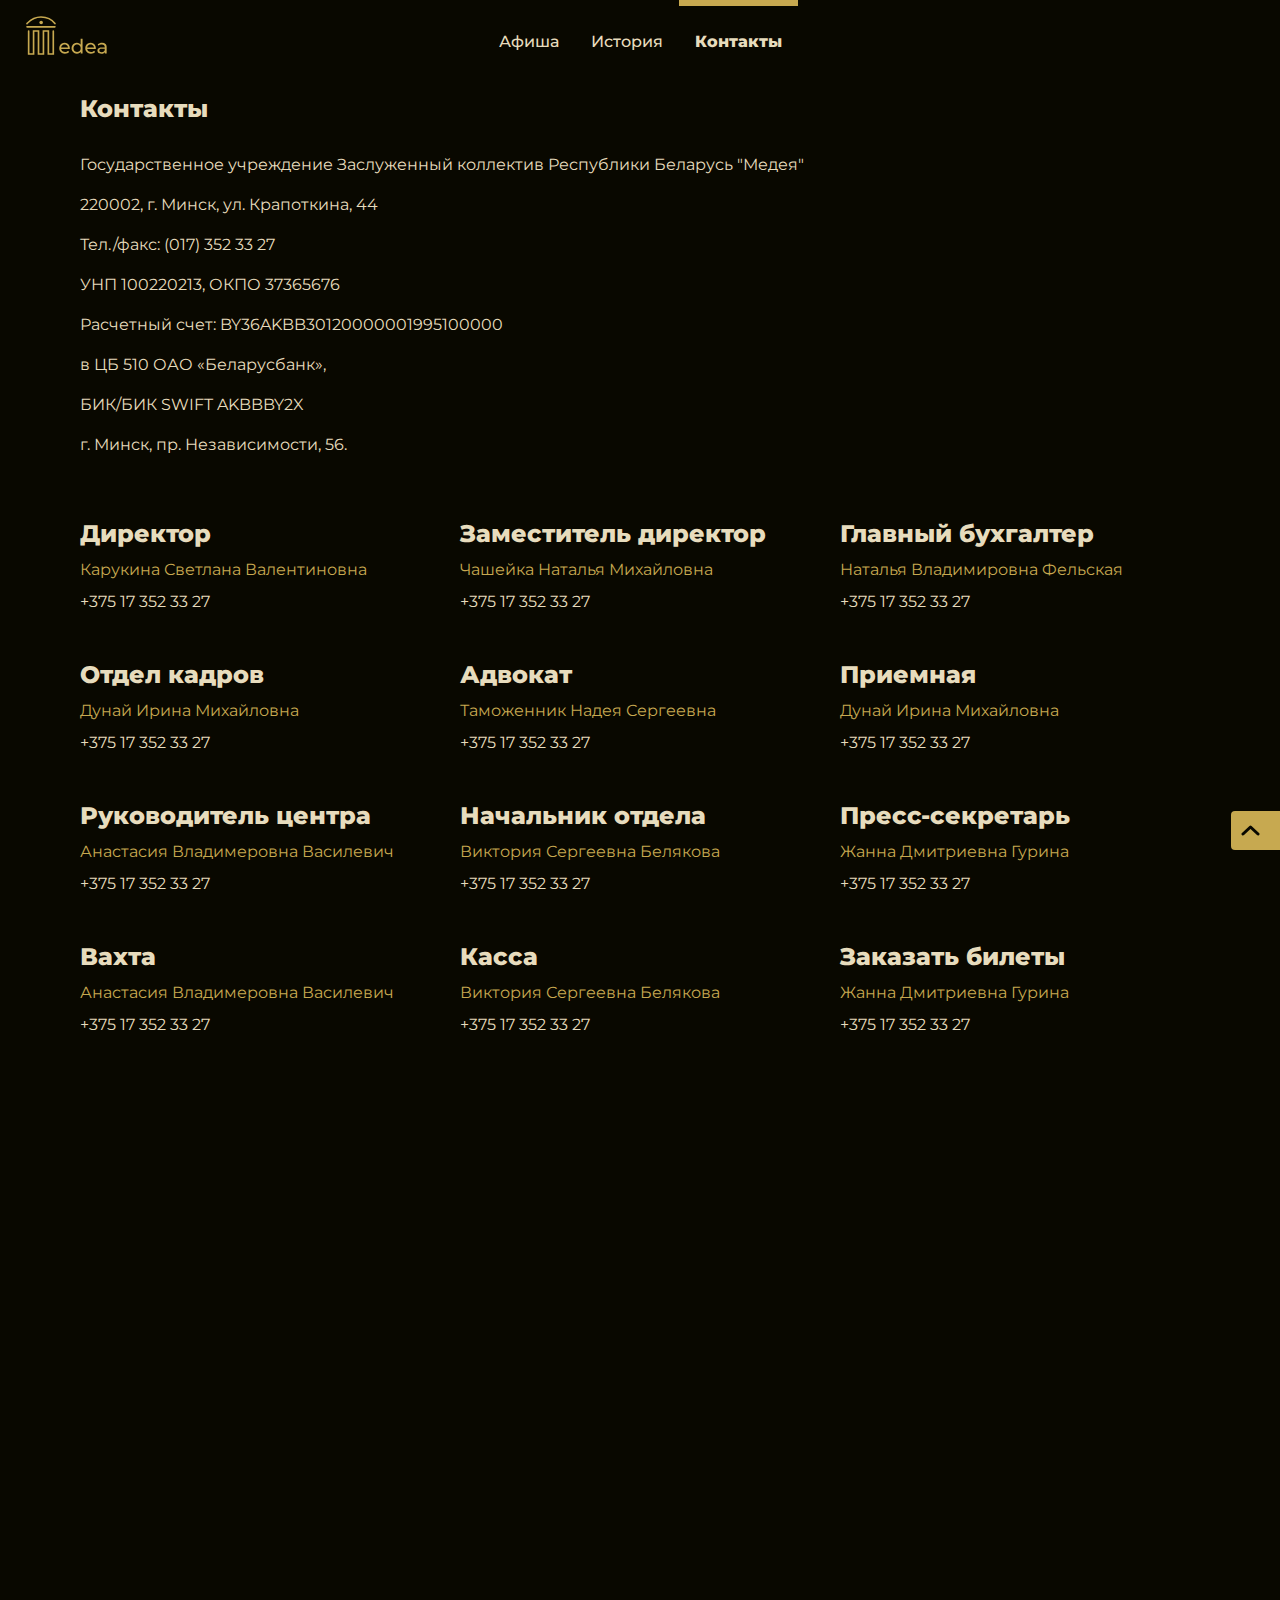
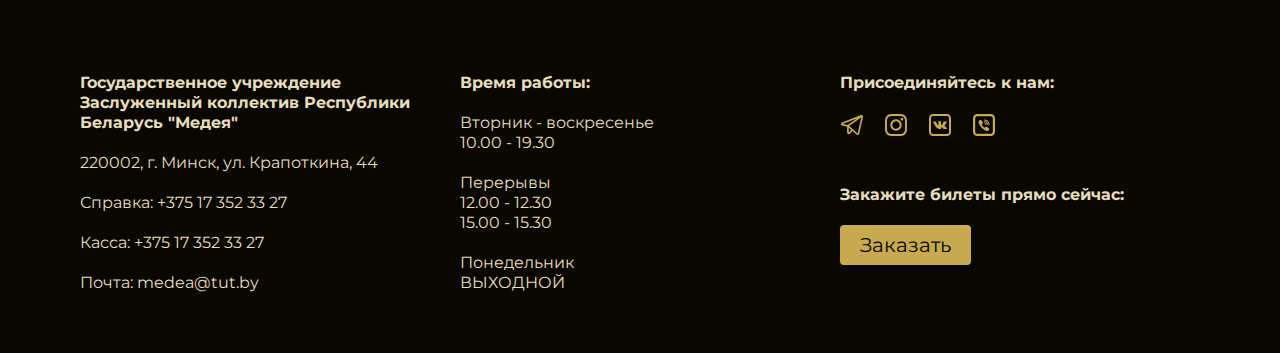
<file: contact.html>
<html lang="ru">
  <head>
    <meta charset="UTF-8" />
    <meta http-equiv="X-UA-Compatible" content="IE=edge" />
    <meta name="viewport" content="width=device-width, initial-scale=1.0" />
    <title>Медея</title>

    <link rel="preconnect" href="https://fonts.googleapis.com" />
    <link rel="preconnect" href="https://fonts.gstatic.com" crossorigin />
    <link
      href="https://fonts.googleapis.com/css2?family=Montserrat:ital,wght@0,100;0,200;0,300;0,400;0,500;0,600;0,700;0,800;0,900;1,100;1,200;1,300;1,400;1,500;1,600;1,700;1,800;1,900&display=swap"
      rel="stylesheet"
    />
    <link rel="stylesheet" href="./css/all.css" />
  </head>
  <body id="#top">
    <header class="header">
      <a href="./index.html" class="header__logo">
        <img src="./img/header-ogo.svg" alt="" />
      </a>
      <nav class="header__navbar">
        <a href="./index.html" class="header__link" id="link-index">Главная</a>
        <a href="./afisha.html" class="header__link">Афиша</a>
        <a href="./history.html" class="header__link">История</a>
        <a href="./contact.html" class="header__link active">Контакты</a>
      </nav>
    </header>

    <div class="container">
      <section class="contact">
        <h2 class="head-title">Контакты</h2>
        <div class="contact__list">
          <p>
            Государственное учреждение Заслуженный коллектив Республики Беларусь
            "Медея"
          </p>
          <p>220002, г. Минск, ул. Крапоткина, 44</p>
          <p>Тел./факс: (017) 352 33 27</p>
          <p>УНП 100220213, ОКПО 37365676</p>
          <p>Расчетный счет: BY36AKBB30120000001995100000</p>
          <p>в ЦБ 510 ОАО «Беларусбанк»,</p>
          <p>БИК/БИК SWIFT AKBBBY2X</p>
          <p>г. Минск, пр. Независимости, 56.</p>
        </div>
      </section>

      <section class="employee">
        <div class="employee__item">
          <div class="employee__post">Директор</div>
          <div class="employee__name">Карукина Светлана Валентиновна</div>
          <a href="tel:375173523327" class="employee__tel">+375 17 352 33 27</a>
        </div>
        <div class="employee__item">
          <div class="employee__post">Заместитель директор</div>
          <div class="employee__name">Чашейка Наталья Михайловна</div>
          <a href="tel:375173523327" class="employee__tel">+375 17 352 33 27</a>
        </div>
        <div class="employee__item">
          <div class="employee__post">Главный бухгалтер</div>
          <div class="employee__name">Наталья Владимировна Фельская</div>
          <a href="tel:375173523327" class="employee__tel">+375 17 352 33 27</a>
        </div>
        <div class="employee__item">
          <div class="employee__post">Отдел кадров</div>
          <div class="employee__name">Дунай Ирина Михайловна</div>
          <a href="tel:375173523327" class="employee__tel">+375 17 352 33 27</a>
        </div>
        <div class="employee__item">
          <div class="employee__post">Адвокат</div>
          <div class="employee__name">Таможенник Надея Сергеевна</div>
          <a href="tel:375173523327" class="employee__tel">+375 17 352 33 27</a>
        </div>
        <div class="employee__item">
          <div class="employee__post">Приемная</div>
          <div class="employee__name">Дунай Ирина Михайловна</div>
          <a href="tel:375173523327" class="employee__tel">+375 17 352 33 27</a>
        </div>
        <div class="employee__item">
          <div class="employee__post">Руководитель центра</div>
          <div class="employee__name">Анастасия Владимеровна Василевич</div>
          <a href="tel:375173523327" class="employee__tel">+375 17 352 33 27</a>
        </div>
        <div class="employee__item">
          <div class="employee__post">Начальник отдела</div>
          <div class="employee__name">Виктория Сергеевна Белякова</div>
          <a href="tel:375173523327" class="employee__tel">+375 17 352 33 27</a>
        </div>
        <div class="employee__item">
          <div class="employee__post">Пресс-секретарь</div>
          <div class="employee__name">Жанна Дмитриевна Гурина</div>
          <a href="tel:375173523327" class="employee__tel">+375 17 352 33 27</a>
        </div>
        <div class="employee__item">
          <div class="employee__post">Вахта</div>
          <div class="employee__name">Анастасия Владимеровна Василевич</div>
          <a href="tel:375173523327" class="employee__tel">+375 17 352 33 27</a>
        </div>
        <div class="employee__item">
          <div class="employee__post">Касса</div>
          <div class="employee__name">Виктория Сергеевна Белякова</div>
          <a href="tel:375173523327" class="employee__tel">+375 17 352 33 27</a>
        </div>
        <div class="employee__item">
          <div class="employee__post">Заказать билеты</div>
          <div class="employee__name">Жанна Дмитриевна Гурина</div>
          <a href="tel:375173523327" class="employee__tel">+375 17 352 33 27</a>
        </div>
      </section>

      <section class="map">
        <div class="map__container">
          <iframe
            src="https://www.google.com/maps/embed?pb=!1m14!1m8!1m3!1d9405.075009009453!2d27.5597439!3d53.891427!3m2!1i1024!2i768!4f13.1!3m3!1m2!1s0x46dbcfdb12398d2d%3A0xda87e12c7d16133f!2z0JHQtdC70L7RgNGD0YHRgdC60LjQuSDQs9C-0YHRg9C00LDRgNGB0YLQstC10L3QvdGL0Lkg0YLQtdGF0L3QvtC70L7Qs9C40YfQtdGB0LrQuNC5INGD0L3QuNCy0LXRgNGB0LjRgtC10YI!5e0!3m2!1sru!2sby!4v1684621143513!5m2!1sru!2sby"
            width="100%"
            height="450"
            style="border: 0"
            allowfullscreen=""
            loading="lazy"
            referrerpolicy="no-referrer-when-downgrade"
          ></iframe>
        </div>
      </section>

      <footer class="footer">
        <div class="footer__col">
          <div class="footer__title">
            Государственное учреждение Заслуженный коллектив Республики Беларусь
            "Медея"
          </div>
          <div class="footer__sub">
            <p>220002, г. Минск, ул. Крапоткина, 44</p>
            <p>Справка: +375 17 352 33 27</p>
            <p>Касса: +375 17 352 33 27</p>
            <p>Почта: medea@tut.by</p>
          </div>
        </div>
        <div class="footer__col">
          <div class="footer__title">Время работы:</div>
          <div class="footer__sub">
            <p>
              Вторник - воскресенье<br />
              10.00 - 19.30
            </p>
            <p>
              Перерывы<br />
              12.00 - 12.30<br />
              15.00 - 15.30
            </p>
            <p>
              Понедельник<br />
              ВЫХОДНОЙ
            </p>
          </div>
        </div>
        <div class="footer__col">
          <div class="footer__row">
            <div class="footer__row-col">
              <div class="footer__title">Присоединяйтесь к нам:</div>
              <div class="footer__social">
                <img src="./img/social-1.svg" alt="" />
                <img src="./img/social-2.svg" alt="" />
                <img src="./img/social-3.svg" alt="" />
                <img src="./img/social-4.svg" alt="" />
              </div>
            </div>
            <div class="footer__row-col">
              <div class="footer__title">Закажите билеты прямо сейчас:</div>
              <div class="footer__btn">
                <a href="tel:375173523327" class="btn">Заказать</a>
              </div>
            </div>
          </div>
        </div>
      </footer>
    </div>

    <a href="#top" class="to-top">
      <img src="./img/to-top-icon.svg" alt="" />
    </a>

    <!-- script  -->
    <script
      src="https://code.jquery.com/jquery-3.7.0.min.js"
      integrity="sha256-2Pmvv0kuTBOenSvLm6bvfBSSHrUJ+3A7x6P5Ebd07/g="
      crossorigin="anonymous"
    ></script>
    <script src="./js/tabs.js"></script>
  </body>
</html>
</file>
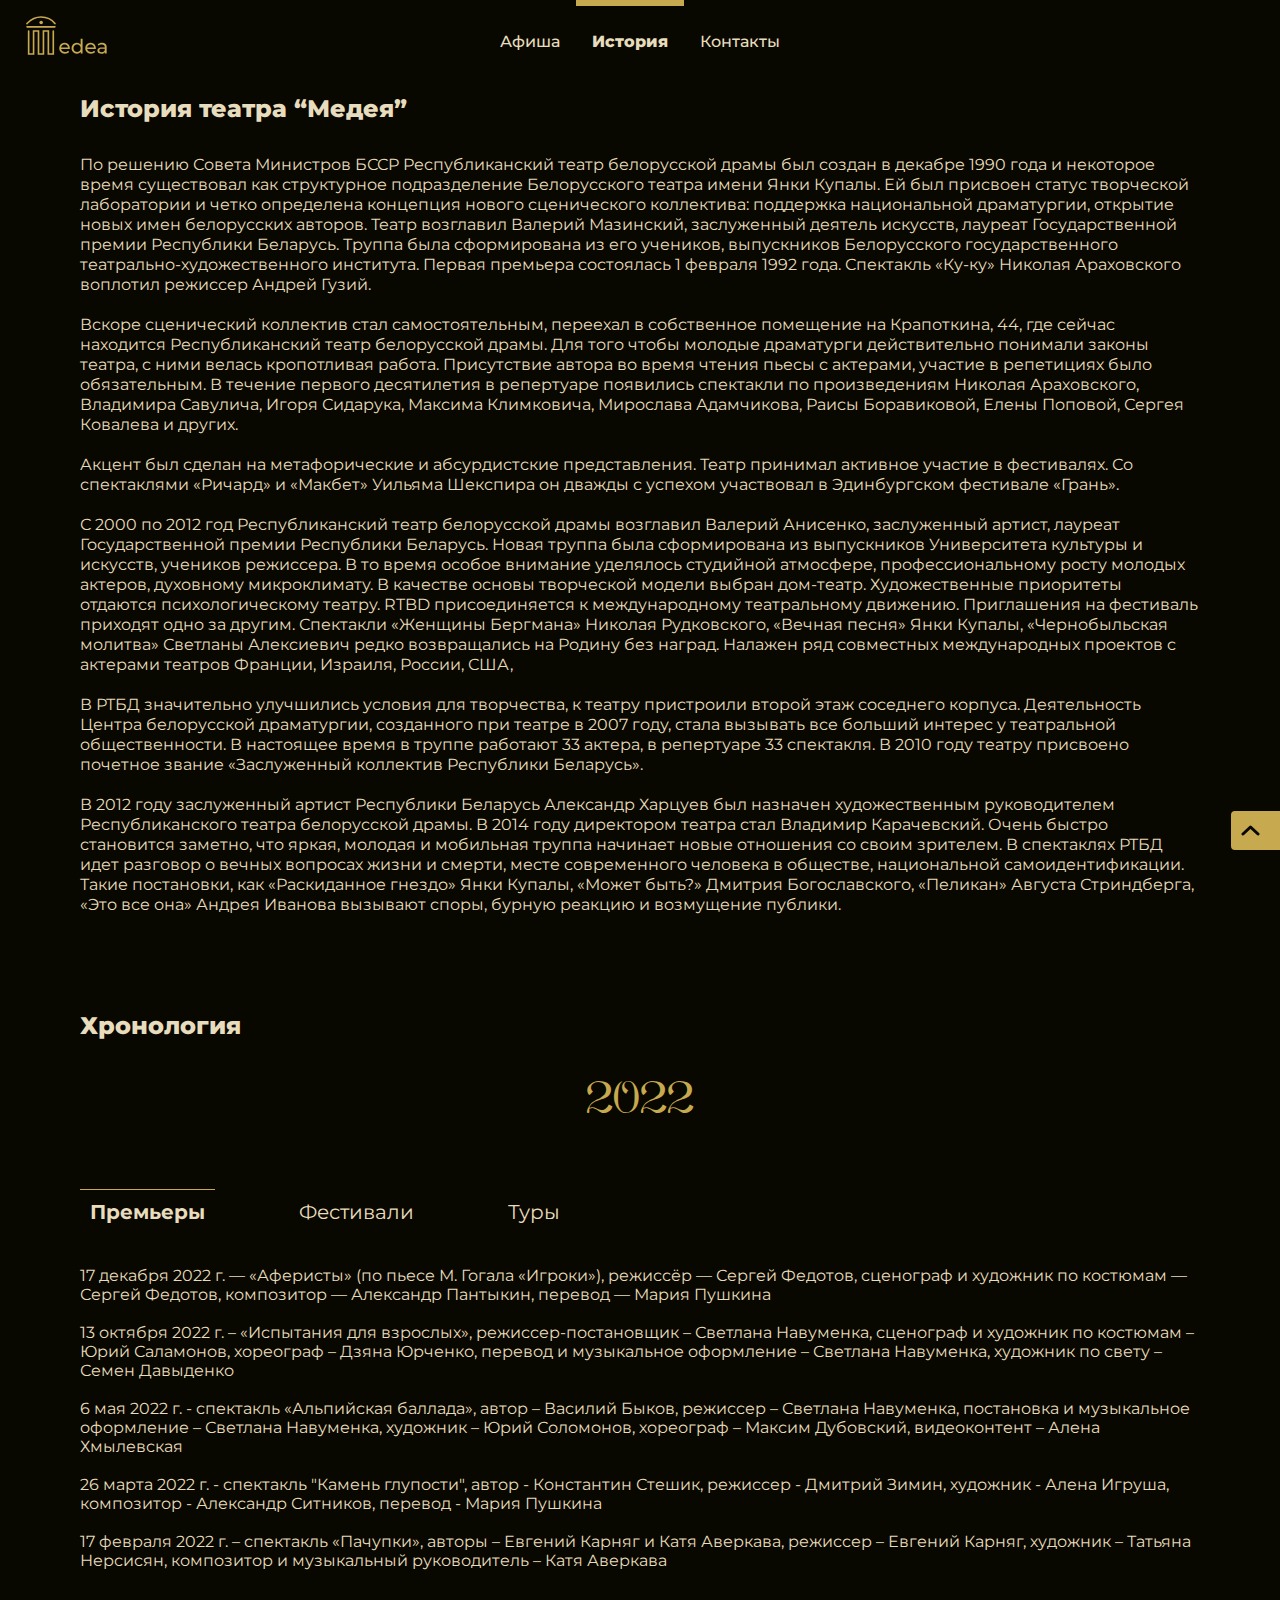
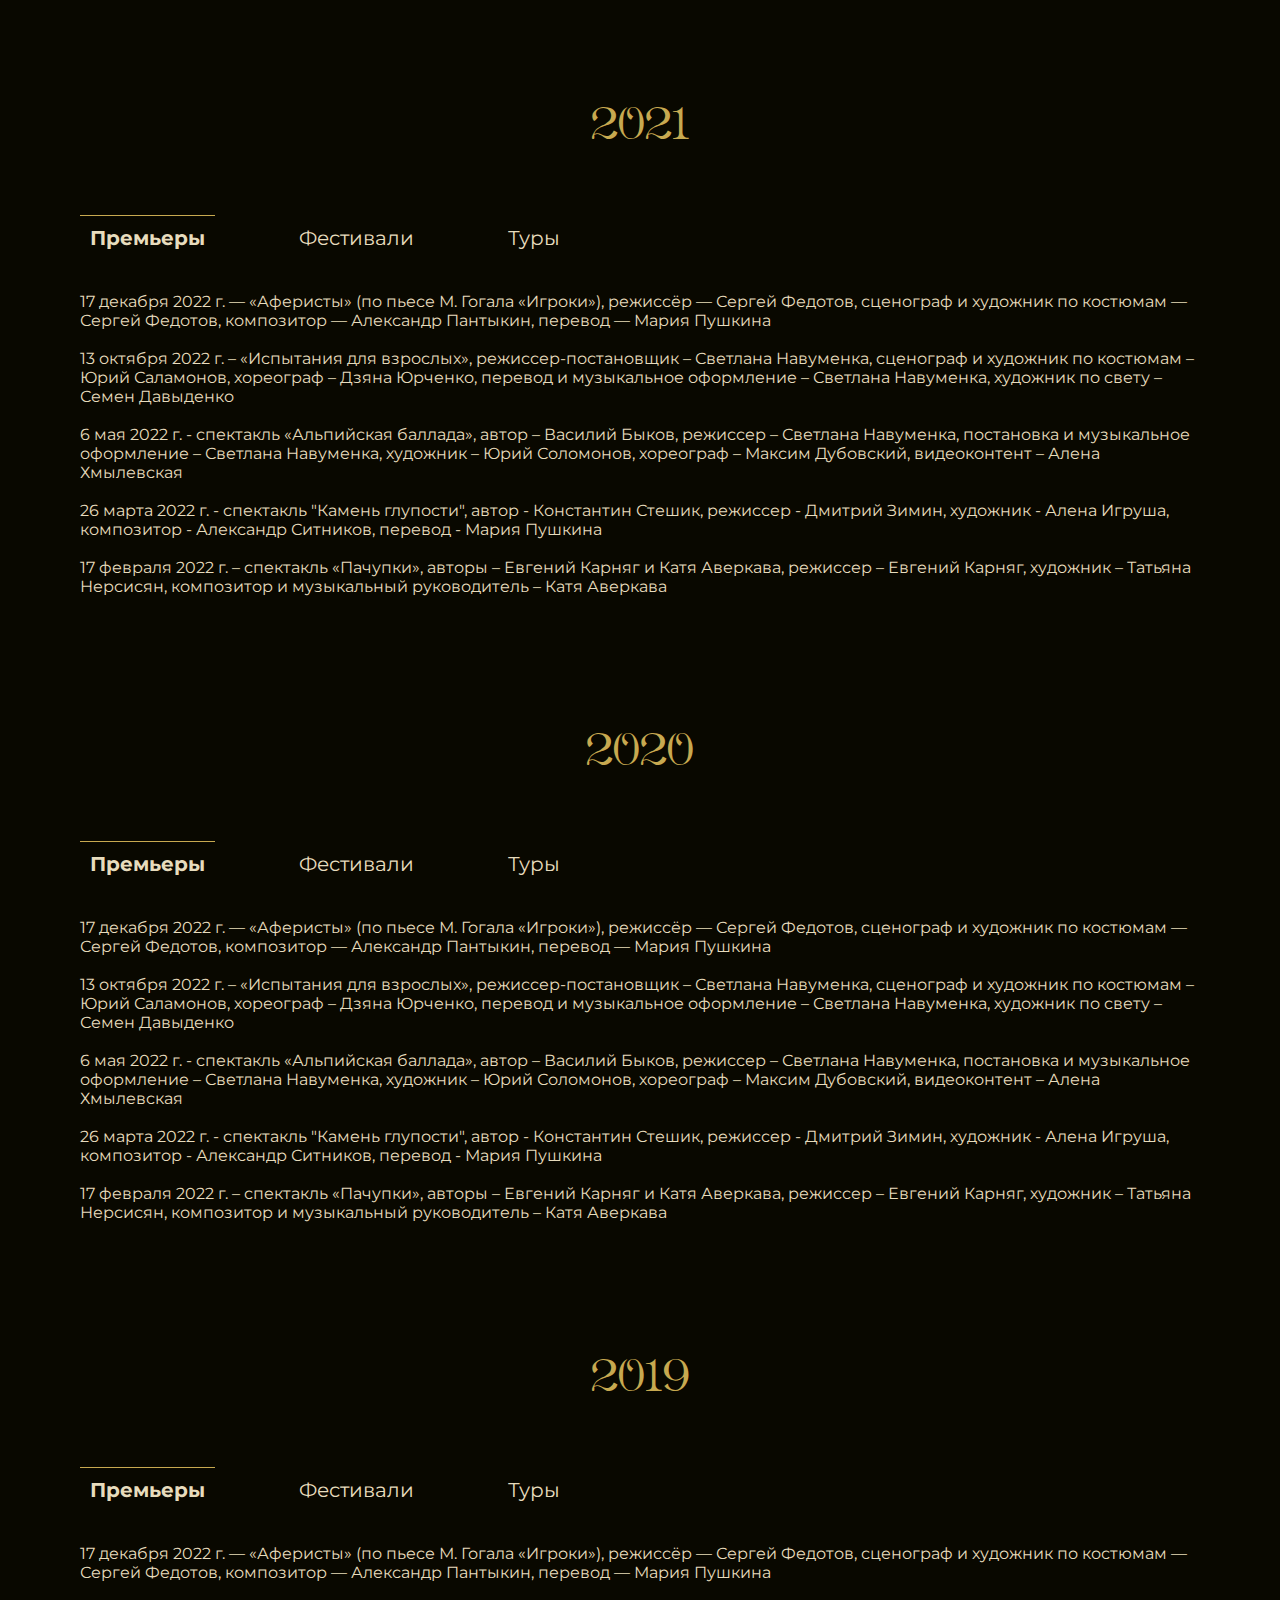
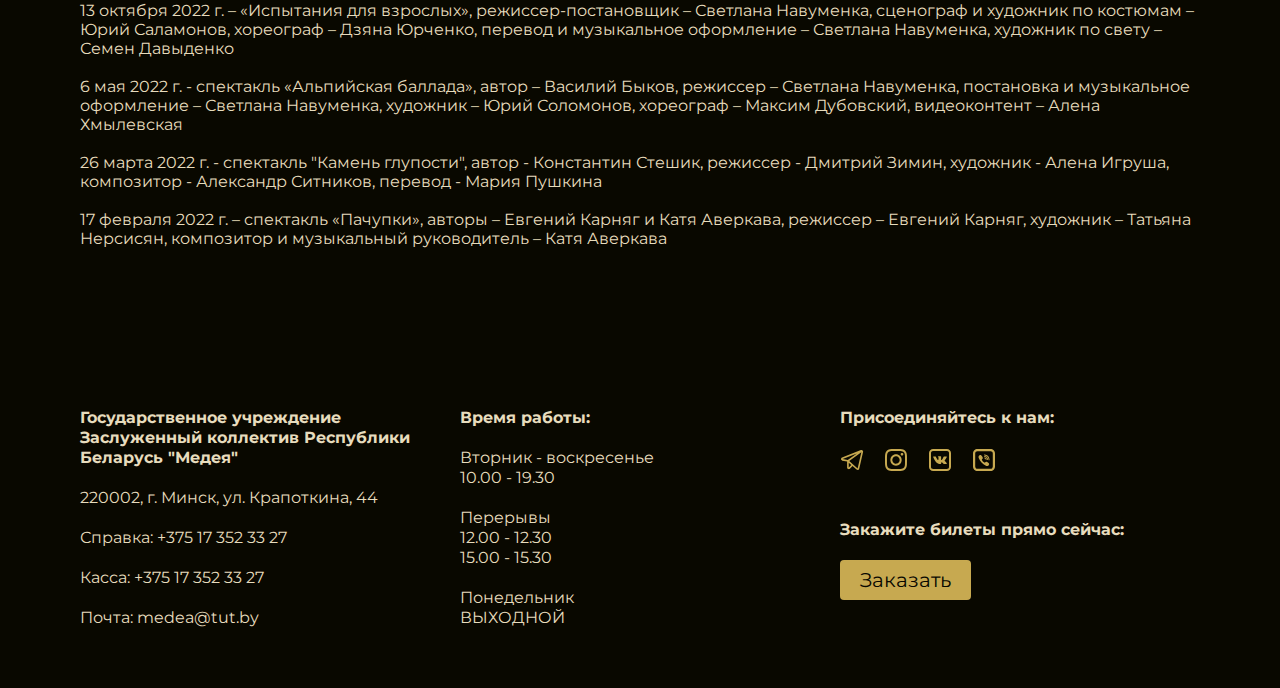
<file: history.html>
<html lang="ru">
  <head>
    <meta charset="UTF-8" />
    <meta http-equiv="X-UA-Compatible" content="IE=edge" />
    <meta name="viewport" content="width=device-width, initial-scale=1.0" />
    <title>Медея</title>

    <link rel="preconnect" href="https://fonts.googleapis.com" />
    <link rel="preconnect" href="https://fonts.gstatic.com" crossorigin />
    <link
      href="https://fonts.googleapis.com/css2?family=Montserrat:ital,wght@0,100;0,200;0,300;0,400;0,500;0,600;0,700;0,800;0,900;1,100;1,200;1,300;1,400;1,500;1,600;1,700;1,800;1,900&display=swap"
      rel="stylesheet"
    />
    <link rel="stylesheet" href="./css/all.css" />
  </head>
  <body id="#top">
    <header class="header">
      <a href="./index.html" class="header__logo">
        <img src="./img/header-ogo.svg" alt="" />
      </a>
      <nav class="header__navbar">
        <a href="./index.html" class="header__link" id="link-index">Главная</a>
        <a href="./afisha.html" class="header__link">Афиша</a>
        <a href="./history.html" class="header__link active">История</a>
        <a href="./contact.html" class="header__link">Контакты</a>
      </nav>
    </header>

    <div class="container">
      <section class="history">
        <h2 class="head-title">История театра “Медея”</h2>
        <div class="history__list">
          <p>
            По решению Совета Министров БССР Республиканский театр белорусской
            драмы был создан в декабре 1990 года и некоторое время существовал
            как структурное подразделение Белорусского театра имени Янки Купалы.
            Ей был присвоен статус творческой лаборатории и четко определена
            концепция нового сценического коллектива: поддержка национальной
            драматургии, открытие новых имен белорусских авторов. Театр
            возглавил Валерий Мазинский, заслуженный деятель искусств, лауреат
            Государственной премии Республики Беларусь. Труппа была сформирована
            из его учеников, выпускников Белорусского государственного
            театрально-художественного института. Первая премьера состоялась 1
            февраля 1992 года. Спектакль «Ку-ку» Николая Араховского воплотил
            режиссер Андрей Гузий.
          </p>
          <p>
            Вскоре сценический коллектив стал самостоятельным, переехал в
            собственное помещение на Крапоткина, 44, где сейчас находится
            Республиканский театр белорусской драмы. Для того чтобы молодые
            драматурги действительно понимали законы театра, с ними велась
            кропотливая работа. Присутствие автора во время чтения пьесы с
            актерами, участие в репетициях было обязательным. В течение первого
            десятилетия в репертуаре появились спектакли по произведениям
            Николая Араховского, Владимира Савулича, Игоря Сидарука, Максима
            Климковича, Мирослава Адамчикова, Раисы Боравиковой, Елены Поповой,
            Сергея Ковалева и других.
          </p>
          <p>
            Акцент был сделан на метафорические и абсурдистские представления.
            Театр принимал активное участие в фестивалях. Со спектаклями
            «Ричард» и «Макбет» Уильяма Шекспира он дважды с успехом участвовал
            в Эдинбургском фестивале «Грань».
          </p>
          <p>
            С 2000 по 2012 год Республиканский театр белорусской драмы возглавил
            Валерий Анисенко, заслуженный артист, лауреат Государственной премии
            Республики Беларусь. Новая труппа была сформирована из выпускников
            Университета культуры и искусств, учеников режиссера. В то время
            особое внимание уделялось студийной атмосфере, профессиональному
            росту молодых актеров, духовному микроклимату. В качестве основы
            творческой модели выбран дом-театр. Художественные приоритеты
            отдаются психологическому театру. RTBD присоединяется к
            международному театральному движению. Приглашения на фестиваль
            приходят одно за другим. Спектакли «Женщины Бергмана» Николая
            Рудковского, «Вечная песня» Янки Купалы, «Чернобыльская молитва»
            Светланы Алексиевич редко возвращались на Родину без наград. Налажен
            ряд совместных международных проектов с актерами театров Франции,
            Израиля, России, США,
          </p>
          <p>
            В РТБД значительно улучшились условия для творчества, к театру
            пристроили второй этаж соседнего корпуса. Деятельность Центра
            белорусской драматургии, созданного при театре в 2007 году, стала
            вызывать все больший интерес у театральной общественности. В
            настоящее время в труппе работают 33 актера, в репертуаре 33
            спектакля. В 2010 году театру присвоено почетное звание «Заслуженный
            коллектив Республики Беларусь».
          </p>
          <p>
            В 2012 году заслуженный артист Республики Беларусь Александр Харцуев
            был назначен художественным руководителем Республиканского театра
            белорусской драмы. В 2014 году директором театра стал Владимир
            Карачевский. Очень быстро становится заметно, что яркая, молодая и
            мобильная труппа начинает новые отношения со своим зрителем. В
            спектаклях РТБД идет разговор о вечных вопросах жизни и смерти,
            месте современного человека в обществе, национальной
            самоидентификации. Такие постановки, как «Раскиданное гнездо» Янки
            Купалы, «Может быть?» Дмитрия Богославского, «Пеликан» Августа
            Стриндберга, «Это все она» Андрея Иванова вызывают споры, бурную
            реакцию и возмущение публики.
          </p>
        </div>
      </section>

      <section class="chrono">
        <h2 class="head-title">Хронология</h2>

        <h3 class="chrono__year">2022</h3>
        <div class="chrono__tab">
          <div class="chrono__nav">
            <div class="chrono__nav-item active" data-tab="1">Премьеры</div>
            <div class="chrono__nav-item" data-tab="2">Фестивали</div>
            <div class="chrono__nav-item" data-tab="3">Туры</div>
          </div>
          <div class="chrono__list">
            <div class="chrono__item" data-tabitem="1">
              17 декабря 2022 г. — «Аферисты» (по пьесе М. Гогала «Игроки»),
              режиссёр — Сергей Федотов, сценограф и художник по костюмам —
              Сергей Федотов, композитор — Александр Пантыкин, перевод — Мария
              Пушкина <br /><br />
              13 октября 2022 г. – «Испытания для взрослых»,
              режиссер-постановщик – Светлана Навуменка, сценограф и художник по
              костюмам – Юрий Саламонов, хореограф – Дзяна Юрченко, перевод и
              музыкальное оформление – Светлана Навуменка, художник по свету –
              Семен Давыденко <br /><br />
              6 мая 2022 г. - спектакль «Альпийская баллада», автор – Василий
              Быков, режиссер – Светлана Навуменка, постановка и музыкальное
              оформление – Светлана Навуменка, художник – Юрий Соломонов,
              хореограф – Максим Дубовский, видеоконтент – Алена Хмылевская
              <br /><br />
              26 марта 2022 г. - спектакль "Камень глупости", автор - Константин
              Стешик, режиссер - Дмитрий Зимин, художник - Алена Игруша,
              композитор - Александр Ситников, перевод - Мария Пушкина
              <br /><br />17 февраля 2022 г. – спектакль «Пачупки», авторы –
              Евгений Карняг и Катя Аверкава, режиссер – Евгений Карняг,
              художник – Татьяна Нерсисян, композитор и музыкальный руководитель
              – Катя Аверкава
            </div>
            <div class="chrono__item" data-tabitem="2">
              VIII Рэспубліканскі фестываль нацыянальнай драматургіі імя В. І.
              Дуніна-Марцінкевіча (Бабруйск, Беларусь), лістапад 2022г.
              Спектакль “Альпійская балада” В. Быкава. “Лепшая мужчынская роля
              другога плана ” – Уладзіслаў Віленчыц (за ролю Гефтлінга)<br /><br />
              XXXII Міжнародны тэатральны фестываль “Балтыйскі дом”
              (Санкт-Пецярбург, Расія), кастрычнік 2022г. Спектакль “Камень
              дурасці” К. Сцешыка . <br /><br />
              V Міжнародны фестываль Марціна МакДонаха (Перм, Расія), кастрычнік
              2022г. Спектакль “Калека з вострава Інішман” М. МакДонаха.
              Гран-пры фестывалю, “Лепшая мужчынская роля” – Арцём Курэнь (за
              ролю Калекі Білі), “Лепшая мужчынская роля другога плана” – Максім
              Брагінец (за ролю Малыша Бобі) <br /><br />
              XXVI Міжнародны тэатральны фестываль “Белая Вежа” (Брэст,
              Беларусь), верасень 2022г. Спектакль “Пачупкі” Я. Карняга і К.
              Аверкавай. Дыплом “За лепшы музычна-пластычны спектакль”
              <br /><br />
              III Міжнародны тэатральны анлайн-марафон “Дарогі Перамогі”, май
              2022 г. Спектакль “Дзед” В. Паніна
            </div>
            <div class="chrono__item" data-tabitem="3">
              25 лютага 2022г. – спектакль “Адамавы жарты” паводле твораў Ф.
              Аляхновіча і Л. Родзевіча (Салігорск, Беларусь) <br /><br />
              9 красавіка 2022г. – спектакль “Дзед” В. Паніна (Вілейка,
              Беларусь) 15 красавіка 2022г. – спектаклі “Дзед” В. Паніна,
              “Залатое сэрцайка” С. Навуменка (Дзяржынск, Беларусь) <br /><br />
              18 мая 2022г. – спектаклі “Адамавы жарты” паводле твораў Ф.
              Аляхновіча і Л. Родзевіча, “Залатое сэрцайка” С. Навуменка
              (Новалукомль, Беларусь) <br /><br />10 чэрвеня 2022г. – спектакль
              “Гісторыя двух сабак” Я. Конева (Дзяржынск, Беларусь)
              <br /><br />14-16 чэрвеня 2022г. – спектаклі “Калека з вострава
              Інішман” М. МакДонаха, “Гэта ўсё яна” А. Іванова, “Таямніца
              чароўнага календара” М. Варфаламеева (Гомель, Беларусь)
              <br /><br />
              26 кастрычніка 2022г. па запрашэнні Амбасады Рэспублікі Беларусь у
              Расійскай Федэрацыі ў Маскве быў паказаны спектакль “Калека з
              вострава Інішман” М. МакДонаха <br /><br />
              26 кастрычніка 2022г. – спектакль “Альпійская балада” В. Быкава
              (Баранавічы, Беларусь)
            </div>
          </div>
        </div>

        <h3 class="chrono__year">2021</h3>
        <div class="chrono__tab">
          <div class="chrono__nav">
            <div class="chrono__nav-item active" data-tab="4">Премьеры</div>
            <div class="chrono__nav-item" data-tab="5">Фестивали</div>
            <div class="chrono__nav-item" data-tab="6">Туры</div>
          </div>
          <div class="chrono__list">
            <div class="chrono__item" data-tabitem="4">
              17 декабря 2022 г. — «Аферисты» (по пьесе М. Гогала «Игроки»),
              режиссёр — Сергей Федотов, сценограф и художник по костюмам —
              Сергей Федотов, композитор — Александр Пантыкин, перевод — Мария
              Пушкина <br /><br />
              13 октября 2022 г. – «Испытания для взрослых»,
              режиссер-постановщик – Светлана Навуменка, сценограф и художник по
              костюмам – Юрий Саламонов, хореограф – Дзяна Юрченко, перевод и
              музыкальное оформление – Светлана Навуменка, художник по свету –
              Семен Давыденко <br /><br />
              6 мая 2022 г. - спектакль «Альпийская баллада», автор – Василий
              Быков, режиссер – Светлана Навуменка, постановка и музыкальное
              оформление – Светлана Навуменка, художник – Юрий Соломонов,
              хореограф – Максим Дубовский, видеоконтент – Алена Хмылевская
              <br /><br />
              26 марта 2022 г. - спектакль "Камень глупости", автор - Константин
              Стешик, режиссер - Дмитрий Зимин, художник - Алена Игруша,
              композитор - Александр Ситников, перевод - Мария Пушкина
              <br /><br />17 февраля 2022 г. – спектакль «Пачупки», авторы –
              Евгений Карняг и Катя Аверкава, режиссер – Евгений Карняг,
              художник – Татьяна Нерсисян, композитор и музыкальный руководитель
              – Катя Аверкава
            </div>
            <div class="chrono__item" data-tabitem="5">
              VIII Рэспубліканскі фестываль нацыянальнай драматургіі імя В. І.
              Дуніна-Марцінкевіча (Бабруйск, Беларусь), лістапад 2022г.
              Спектакль “Альпійская балада” В. Быкава. “Лепшая мужчынская роля
              другога плана ” – Уладзіслаў Віленчыц (за ролю Гефтлінга)<br /><br />
              XXXII Міжнародны тэатральны фестываль “Балтыйскі дом”
              (Санкт-Пецярбург, Расія), кастрычнік 2022г. Спектакль “Камень
              дурасці” К. Сцешыка . <br /><br />
              V Міжнародны фестываль Марціна МакДонаха (Перм, Расія), кастрычнік
              2022г. Спектакль “Калека з вострава Інішман” М. МакДонаха.
              Гран-пры фестывалю, “Лепшая мужчынская роля” – Арцём Курэнь (за
              ролю Калекі Білі), “Лепшая мужчынская роля другога плана” – Максім
              Брагінец (за ролю Малыша Бобі) <br /><br />
              XXVI Міжнародны тэатральны фестываль “Белая Вежа” (Брэст,
              Беларусь), верасень 2022г. Спектакль “Пачупкі” Я. Карняга і К.
              Аверкавай. Дыплом “За лепшы музычна-пластычны спектакль”
              <br /><br />
              III Міжнародны тэатральны анлайн-марафон “Дарогі Перамогі”, май
              2022 г. Спектакль “Дзед” В. Паніна
            </div>
            <div class="chrono__item" data-tabitem="6">
              25 лютага 2022г. – спектакль “Адамавы жарты” паводле твораў Ф.
              Аляхновіча і Л. Родзевіча (Салігорск, Беларусь) <br /><br />
              9 красавіка 2022г. – спектакль “Дзед” В. Паніна (Вілейка,
              Беларусь) 15 красавіка 2022г. – спектаклі “Дзед” В. Паніна,
              “Залатое сэрцайка” С. Навуменка (Дзяржынск, Беларусь) <br /><br />
              18 мая 2022г. – спектаклі “Адамавы жарты” паводле твораў Ф.
              Аляхновіча і Л. Родзевіча, “Залатое сэрцайка” С. Навуменка
              (Новалукомль, Беларусь) <br /><br />10 чэрвеня 2022г. – спектакль
              “Гісторыя двух сабак” Я. Конева (Дзяржынск, Беларусь)
              <br /><br />14-16 чэрвеня 2022г. – спектаклі “Калека з вострава
              Інішман” М. МакДонаха, “Гэта ўсё яна” А. Іванова, “Таямніца
              чароўнага календара” М. Варфаламеева (Гомель, Беларусь)
              <br /><br />
              26 кастрычніка 2022г. па запрашэнні Амбасады Рэспублікі Беларусь у
              Расійскай Федэрацыі ў Маскве быў паказаны спектакль “Калека з
              вострава Інішман” М. МакДонаха <br /><br />
              26 кастрычніка 2022г. – спектакль “Альпійская балада” В. Быкава
              (Баранавічы, Беларусь)
            </div>
          </div>
        </div>
        <h3 class="chrono__year">2020</h3>
        <div class="chrono__tab">
          <div class="chrono__nav">
            <div class="chrono__nav-item active" data-tab="7">Премьеры</div>
            <div class="chrono__nav-item" data-tab="8">Фестивали</div>
            <div class="chrono__nav-item" data-tab="9">Туры</div>
          </div>
          <div class="chrono__list">
            <div class="chrono__item" data-tabitem="7">
              17 декабря 2022 г. — «Аферисты» (по пьесе М. Гогала «Игроки»),
              режиссёр — Сергей Федотов, сценограф и художник по костюмам —
              Сергей Федотов, композитор — Александр Пантыкин, перевод — Мария
              Пушкина <br /><br />
              13 октября 2022 г. – «Испытания для взрослых»,
              режиссер-постановщик – Светлана Навуменка, сценограф и художник по
              костюмам – Юрий Саламонов, хореограф – Дзяна Юрченко, перевод и
              музыкальное оформление – Светлана Навуменка, художник по свету –
              Семен Давыденко <br /><br />
              6 мая 2022 г. - спектакль «Альпийская баллада», автор – Василий
              Быков, режиссер – Светлана Навуменка, постановка и музыкальное
              оформление – Светлана Навуменка, художник – Юрий Соломонов,
              хореограф – Максим Дубовский, видеоконтент – Алена Хмылевская
              <br /><br />
              26 марта 2022 г. - спектакль "Камень глупости", автор - Константин
              Стешик, режиссер - Дмитрий Зимин, художник - Алена Игруша,
              композитор - Александр Ситников, перевод - Мария Пушкина
              <br /><br />17 февраля 2022 г. – спектакль «Пачупки», авторы –
              Евгений Карняг и Катя Аверкава, режиссер – Евгений Карняг,
              художник – Татьяна Нерсисян, композитор и музыкальный руководитель
              – Катя Аверкава
            </div>
            <div class="chrono__item" data-tabitem="8">
              VIII Рэспубліканскі фестываль нацыянальнай драматургіі імя В. І.
              Дуніна-Марцінкевіча (Бабруйск, Беларусь), лістапад 2022г.
              Спектакль “Альпійская балада” В. Быкава. “Лепшая мужчынская роля
              другога плана ” – Уладзіслаў Віленчыц (за ролю Гефтлінга)<br /><br />
              XXXII Міжнародны тэатральны фестываль “Балтыйскі дом”
              (Санкт-Пецярбург, Расія), кастрычнік 2022г. Спектакль “Камень
              дурасці” К. Сцешыка . <br /><br />
              V Міжнародны фестываль Марціна МакДонаха (Перм, Расія), кастрычнік
              2022г. Спектакль “Калека з вострава Інішман” М. МакДонаха.
              Гран-пры фестывалю, “Лепшая мужчынская роля” – Арцём Курэнь (за
              ролю Калекі Білі), “Лепшая мужчынская роля другога плана” – Максім
              Брагінец (за ролю Малыша Бобі) <br /><br />
              XXVI Міжнародны тэатральны фестываль “Белая Вежа” (Брэст,
              Беларусь), верасень 2022г. Спектакль “Пачупкі” Я. Карняга і К.
              Аверкавай. Дыплом “За лепшы музычна-пластычны спектакль”
              <br /><br />
              III Міжнародны тэатральны анлайн-марафон “Дарогі Перамогі”, май
              2022 г. Спектакль “Дзед” В. Паніна
            </div>
            <div class="chrono__item" data-tabitem="9">
              25 лютага 2022г. – спектакль “Адамавы жарты” паводле твораў Ф.
              Аляхновіча і Л. Родзевіча (Салігорск, Беларусь) <br /><br />
              9 красавіка 2022г. – спектакль “Дзед” В. Паніна (Вілейка,
              Беларусь) 15 красавіка 2022г. – спектаклі “Дзед” В. Паніна,
              “Залатое сэрцайка” С. Навуменка (Дзяржынск, Беларусь) <br /><br />
              18 мая 2022г. – спектаклі “Адамавы жарты” паводле твораў Ф.
              Аляхновіча і Л. Родзевіча, “Залатое сэрцайка” С. Навуменка
              (Новалукомль, Беларусь) <br /><br />10 чэрвеня 2022г. – спектакль
              “Гісторыя двух сабак” Я. Конева (Дзяржынск, Беларусь)
              <br /><br />14-16 чэрвеня 2022г. – спектаклі “Калека з вострава
              Інішман” М. МакДонаха, “Гэта ўсё яна” А. Іванова, “Таямніца
              чароўнага календара” М. Варфаламеева (Гомель, Беларусь)
              <br /><br />
              26 кастрычніка 2022г. па запрашэнні Амбасады Рэспублікі Беларусь у
              Расійскай Федэрацыі ў Маскве быў паказаны спектакль “Калека з
              вострава Інішман” М. МакДонаха <br /><br />
              26 кастрычніка 2022г. – спектакль “Альпійская балада” В. Быкава
              (Баранавічы, Беларусь)
            </div>
          </div>
        </div>
        <h3 class="chrono__year">2019</h3>
        <div class="chrono__tab">
          <div class="chrono__nav">
            <div class="chrono__nav-item active" data-tab="10">Премьеры</div>
            <div class="chrono__nav-item" data-tab="11">Фестивали</div>
            <div class="chrono__nav-item" data-tab="12">Туры</div>
          </div>
          <div class="chrono__list">
            <div class="chrono__item" data-tabitem="10">
              17 декабря 2022 г. — «Аферисты» (по пьесе М. Гогала «Игроки»),
              режиссёр — Сергей Федотов, сценограф и художник по костюмам —
              Сергей Федотов, композитор — Александр Пантыкин, перевод — Мария
              Пушкина <br /><br />
              13 октября 2022 г. – «Испытания для взрослых»,
              режиссер-постановщик – Светлана Навуменка, сценограф и художник по
              костюмам – Юрий Саламонов, хореограф – Дзяна Юрченко, перевод и
              музыкальное оформление – Светлана Навуменка, художник по свету –
              Семен Давыденко <br /><br />
              6 мая 2022 г. - спектакль «Альпийская баллада», автор – Василий
              Быков, режиссер – Светлана Навуменка, постановка и музыкальное
              оформление – Светлана Навуменка, художник – Юрий Соломонов,
              хореограф – Максим Дубовский, видеоконтент – Алена Хмылевская
              <br /><br />
              26 марта 2022 г. - спектакль "Камень глупости", автор - Константин
              Стешик, режиссер - Дмитрий Зимин, художник - Алена Игруша,
              композитор - Александр Ситников, перевод - Мария Пушкина
              <br /><br />17 февраля 2022 г. – спектакль «Пачупки», авторы –
              Евгений Карняг и Катя Аверкава, режиссер – Евгений Карняг,
              художник – Татьяна Нерсисян, композитор и музыкальный руководитель
              – Катя Аверкава
            </div>
            <div class="chrono__item" data-tabitem="11">
              VIII Рэспубліканскі фестываль нацыянальнай драматургіі імя В. І.
              Дуніна-Марцінкевіча (Бабруйск, Беларусь), лістапад 2022г.
              Спектакль “Альпійская балада” В. Быкава. “Лепшая мужчынская роля
              другога плана ” – Уладзіслаў Віленчыц (за ролю Гефтлінга)<br /><br />
              XXXII Міжнародны тэатральны фестываль “Балтыйскі дом”
              (Санкт-Пецярбург, Расія), кастрычнік 2022г. Спектакль “Камень
              дурасці” К. Сцешыка . <br /><br />
              V Міжнародны фестываль Марціна МакДонаха (Перм, Расія), кастрычнік
              2022г. Спектакль “Калека з вострава Інішман” М. МакДонаха.
              Гран-пры фестывалю, “Лепшая мужчынская роля” – Арцём Курэнь (за
              ролю Калекі Білі), “Лепшая мужчынская роля другога плана” – Максім
              Брагінец (за ролю Малыша Бобі) <br /><br />
              XXVI Міжнародны тэатральны фестываль “Белая Вежа” (Брэст,
              Беларусь), верасень 2022г. Спектакль “Пачупкі” Я. Карняга і К.
              Аверкавай. Дыплом “За лепшы музычна-пластычны спектакль”
              <br /><br />
              III Міжнародны тэатральны анлайн-марафон “Дарогі Перамогі”, май
              2022 г. Спектакль “Дзед” В. Паніна
            </div>
            <div class="chrono__item" data-tabitem="12">
              25 лютага 2022г. – спектакль “Адамавы жарты” паводле твораў Ф.
              Аляхновіча і Л. Родзевіча (Салігорск, Беларусь) <br /><br />
              9 красавіка 2022г. – спектакль “Дзед” В. Паніна (Вілейка,
              Беларусь) 15 красавіка 2022г. – спектаклі “Дзед” В. Паніна,
              “Залатое сэрцайка” С. Навуменка (Дзяржынск, Беларусь) <br /><br />
              18 мая 2022г. – спектаклі “Адамавы жарты” паводле твораў Ф.
              Аляхновіча і Л. Родзевіча, “Залатое сэрцайка” С. Навуменка
              (Новалукомль, Беларусь) <br /><br />10 чэрвеня 2022г. – спектакль
              “Гісторыя двух сабак” Я. Конева (Дзяржынск, Беларусь)
              <br /><br />14-16 чэрвеня 2022г. – спектаклі “Калека з вострава
              Інішман” М. МакДонаха, “Гэта ўсё яна” А. Іванова, “Таямніца
              чароўнага календара” М. Варфаламеева (Гомель, Беларусь)
              <br /><br />
              26 кастрычніка 2022г. па запрашэнні Амбасады Рэспублікі Беларусь у
              Расійскай Федэрацыі ў Маскве быў паказаны спектакль “Калека з
              вострава Інішман” М. МакДонаха <br /><br />
              26 кастрычніка 2022г. – спектакль “Альпійская балада” В. Быкава
              (Баранавічы, Беларусь)
            </div>
          </div>
        </div>
      </section>

      <footer class="footer">
        <div class="footer__col">
          <div class="footer__title">
            Государственное учреждение Заслуженный коллектив Республики Беларусь
            "Медея"
          </div>
          <div class="footer__sub">
            <p>220002, г. Минск, ул. Крапоткина, 44</p>
            <p>Справка: +375 17 352 33 27</p>
            <p>Касса: +375 17 352 33 27</p>
            <p>Почта: medea@tut.by</p>
          </div>
        </div>
        <div class="footer__col">
          <div class="footer__title">Время работы:</div>
          <div class="footer__sub">
            <p>
              Вторник - воскресенье<br />
              10.00 - 19.30
            </p>
            <p>
              Перерывы<br />
              12.00 - 12.30<br />
              15.00 - 15.30
            </p>
            <p>
              Понедельник<br />
              ВЫХОДНОЙ
            </p>
          </div>
        </div>
        <div class="footer__col">
          <div class="footer__row">
            <div class="footer__row-col">
              <div class="footer__title">Присоединяйтесь к нам:</div>
              <div class="footer__social">
                <img src="./img/social-1.svg" alt="" />
                <img src="./img/social-2.svg" alt="" />
                <img src="./img/social-3.svg" alt="" />
                <img src="./img/social-4.svg" alt="" />
              </div>
            </div>
            <div class="footer__row-col">
              <div class="footer__title">Закажите билеты прямо сейчас:</div>
              <div class="footer__btn">
                <a href="tel:375173523327" class="btn">Заказать</a>
              </div>
            </div>
          </div>
        </div>
      </footer>
    </div>

    <a href="#top" class="to-top">
      <img src="./img/to-top-icon.svg" alt="" />
    </a>

    <!-- script  -->
    <script
      src="https://code.jquery.com/jquery-3.7.0.min.js"
      integrity="sha256-2Pmvv0kuTBOenSvLm6bvfBSSHrUJ+3A7x6P5Ebd07/g="
      crossorigin="anonymous"
    ></script>
    <script src="./js/tabs.js"></script>
  </body>
</html>
</file>
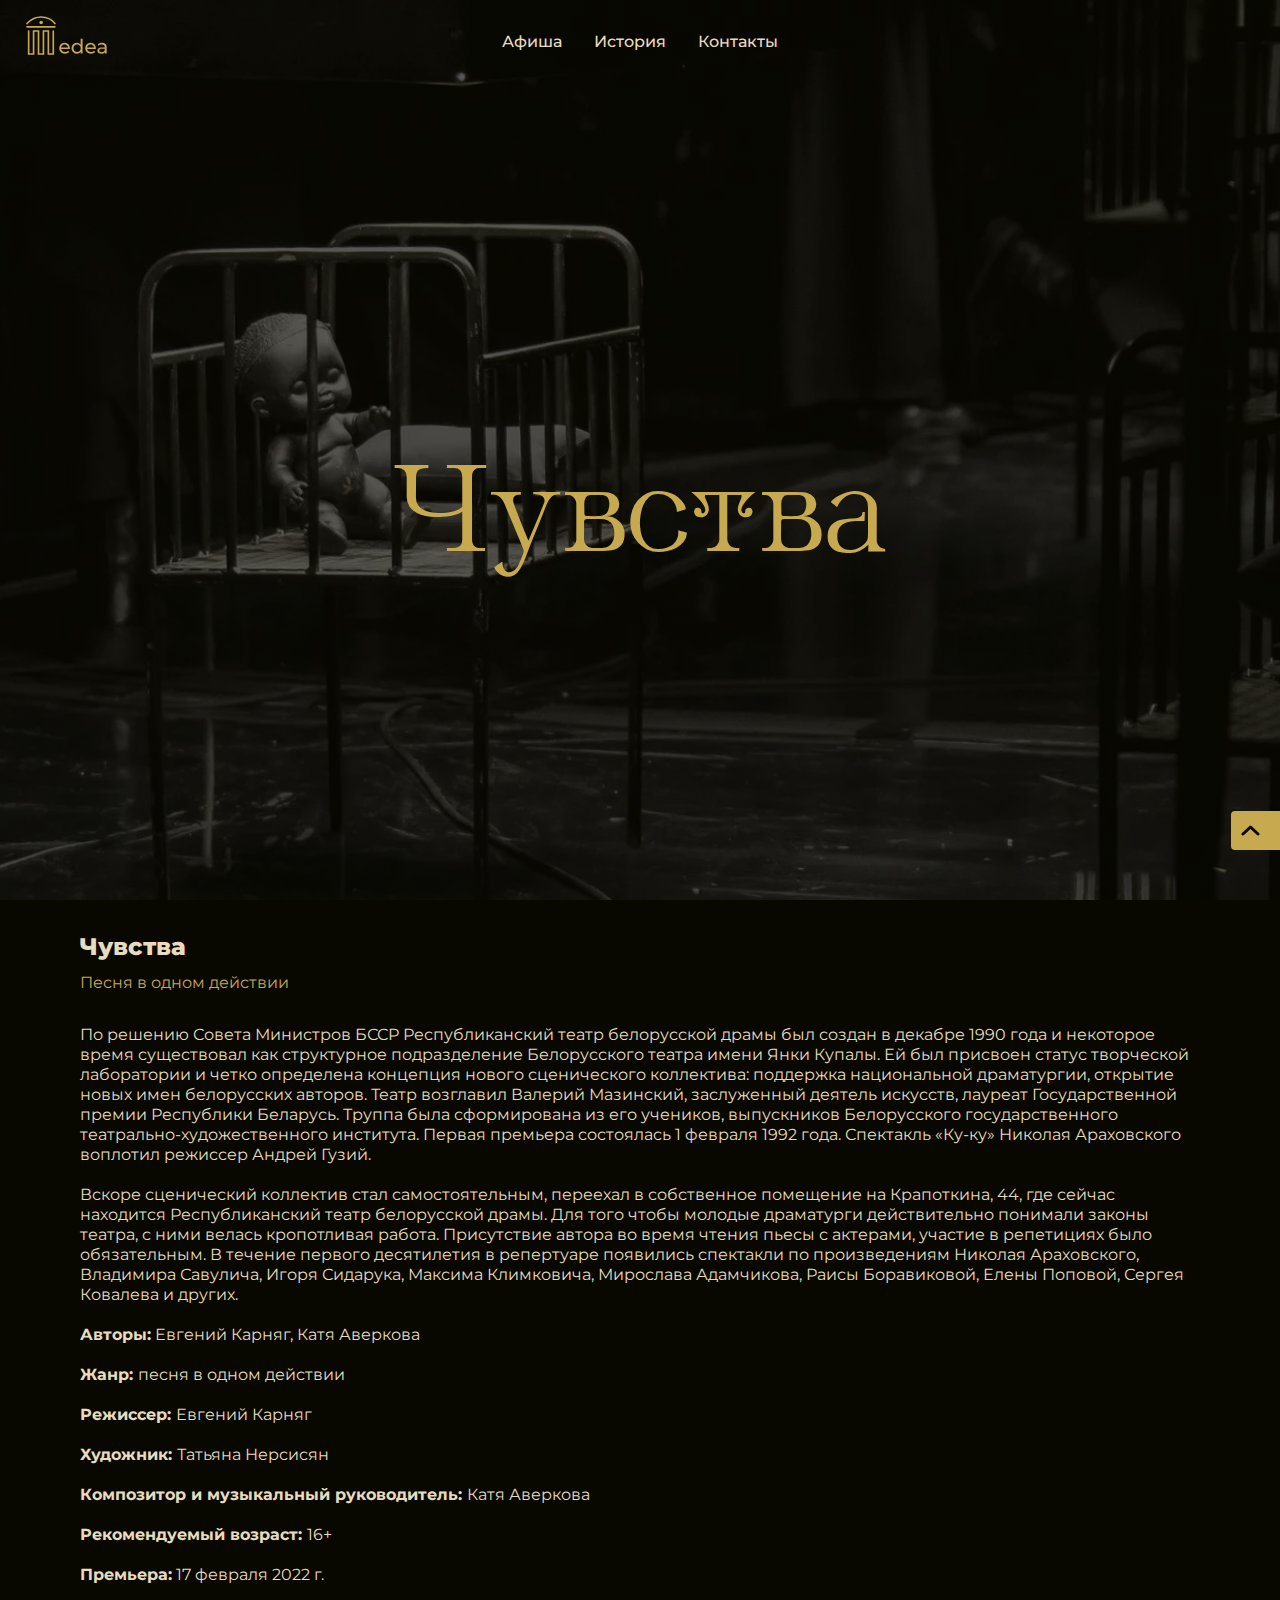
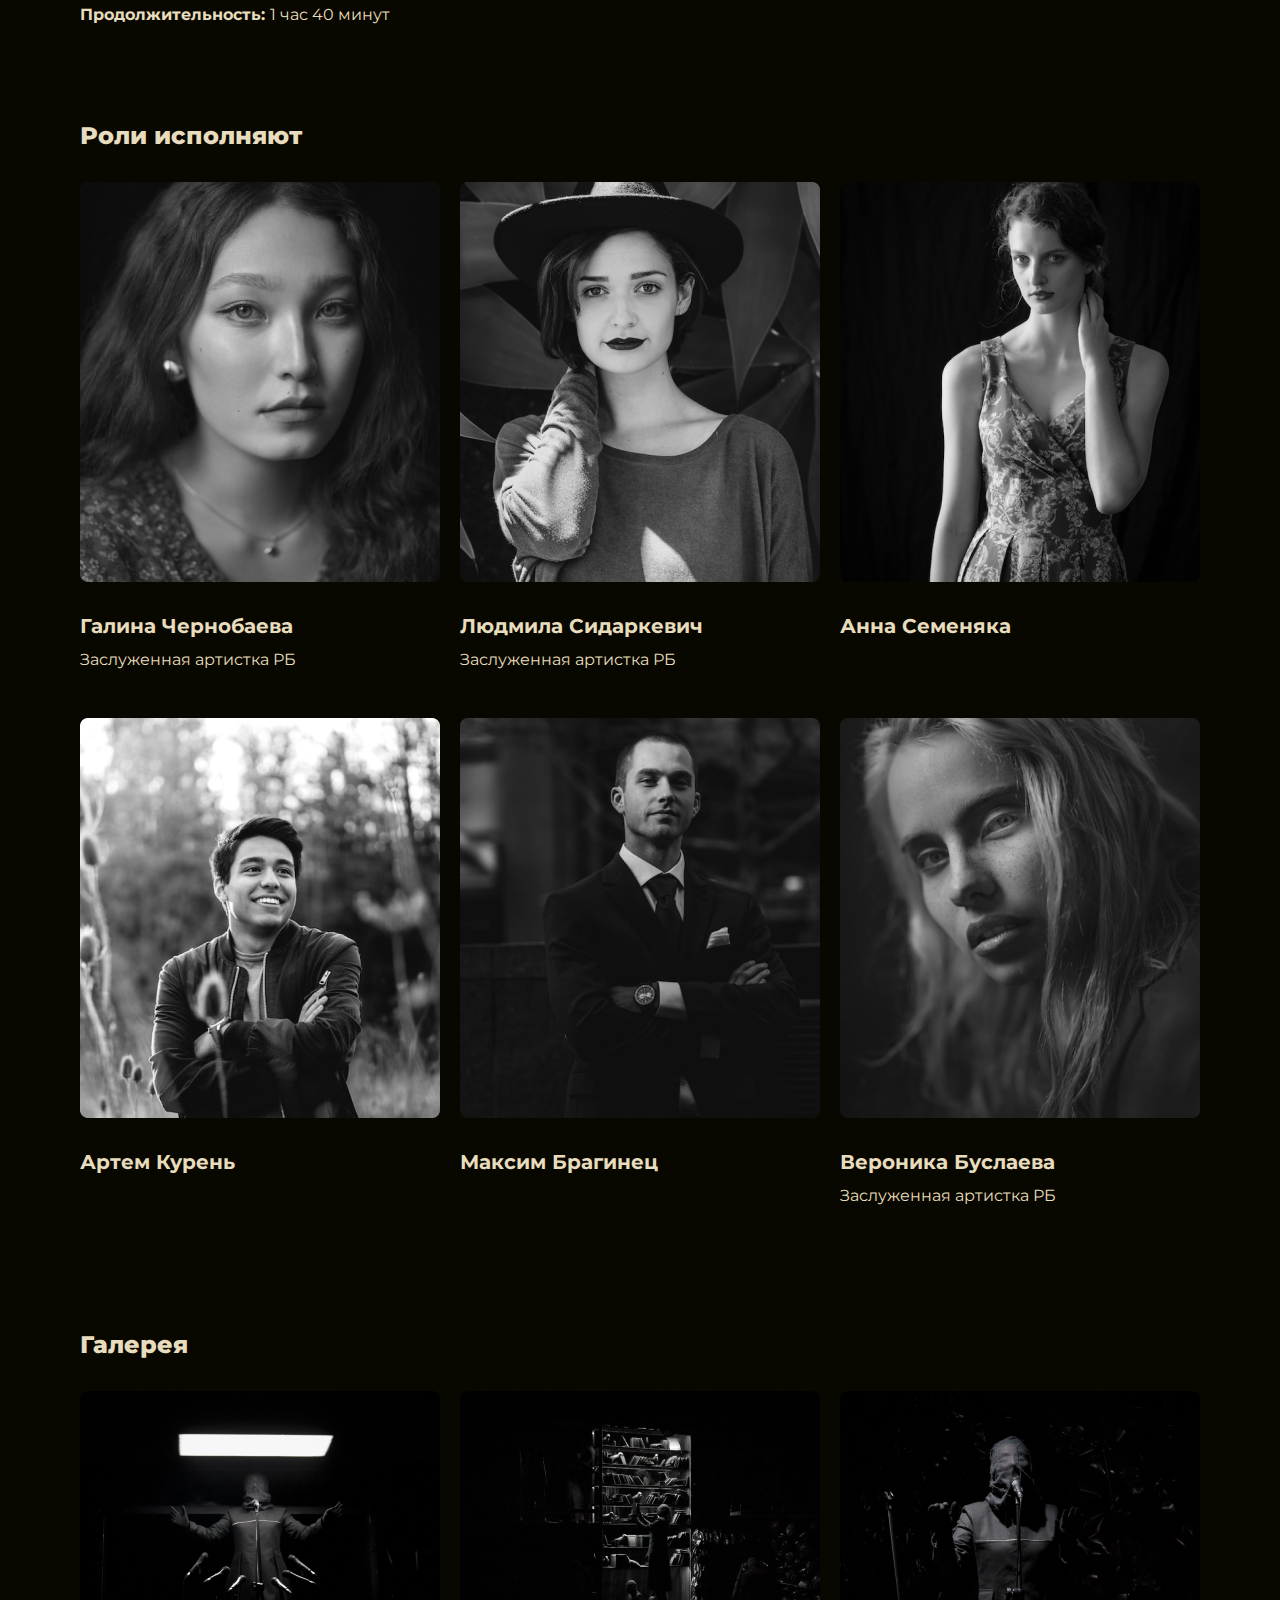
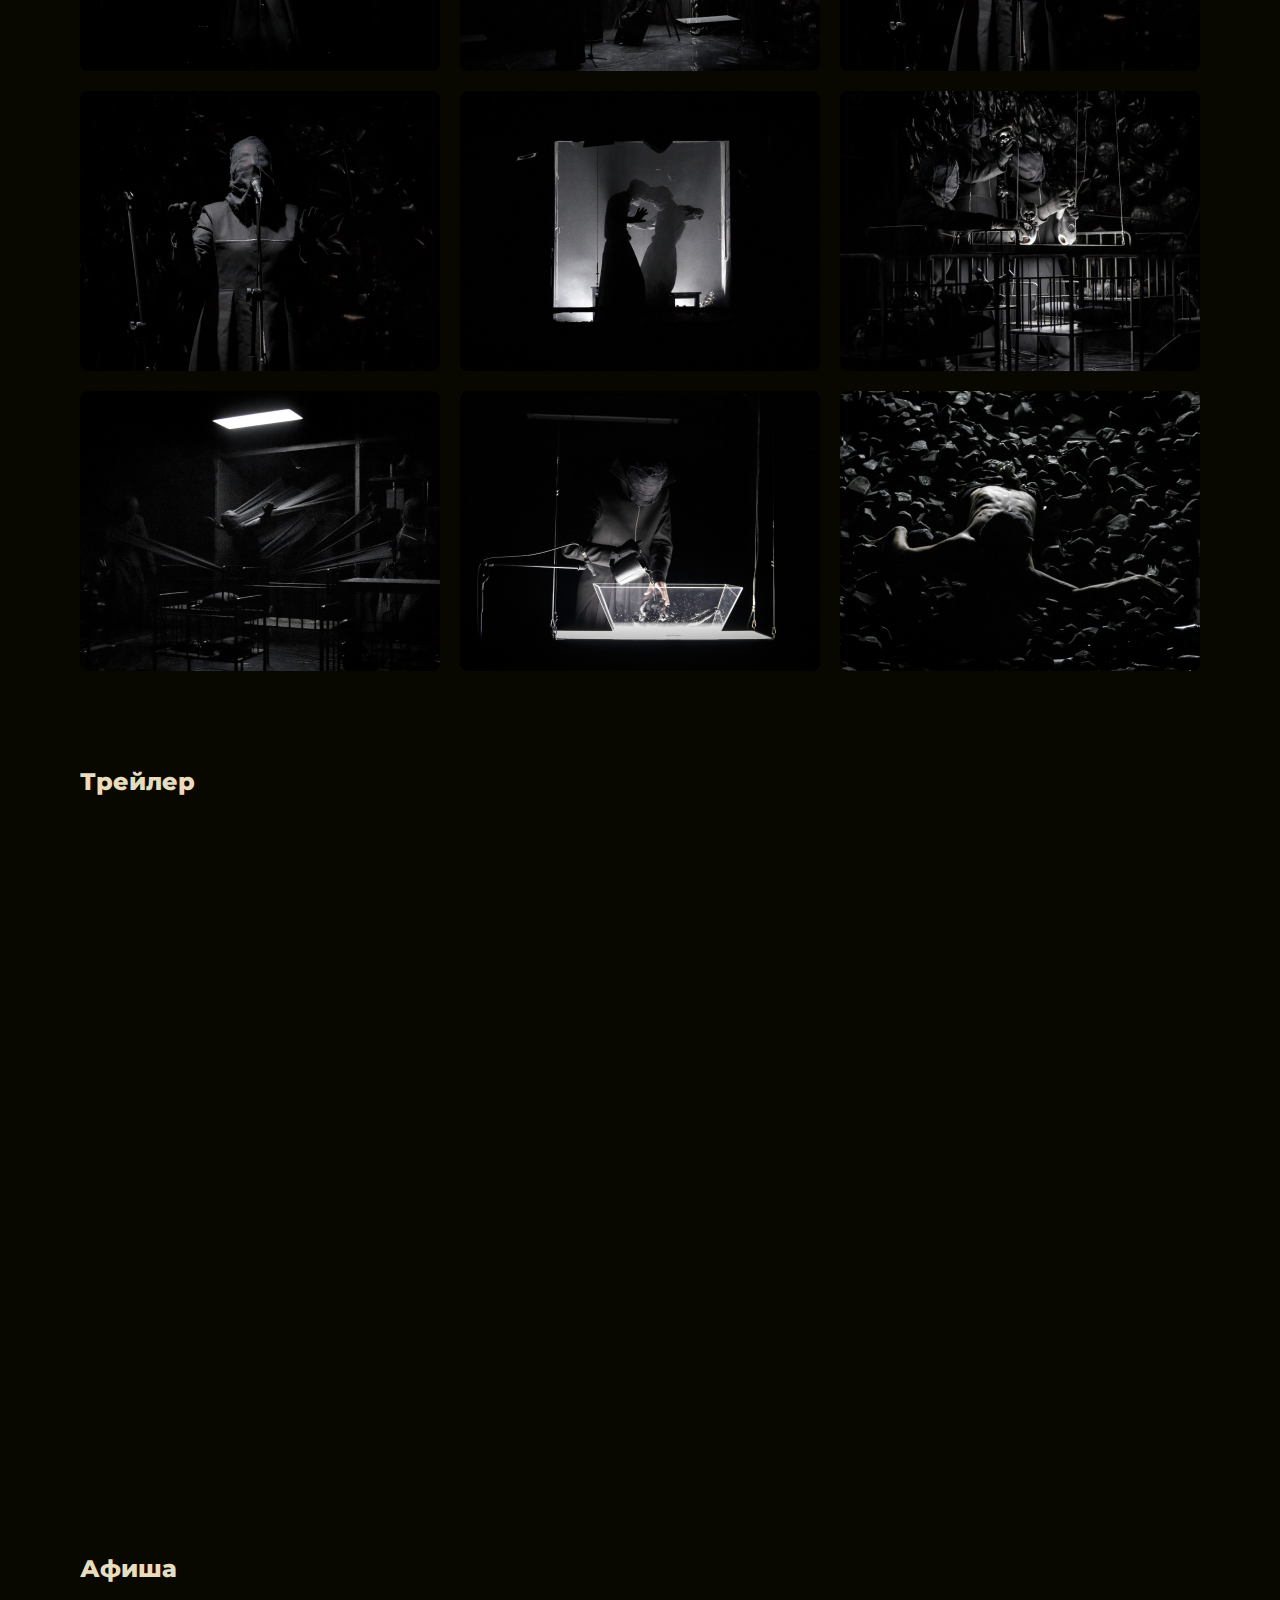
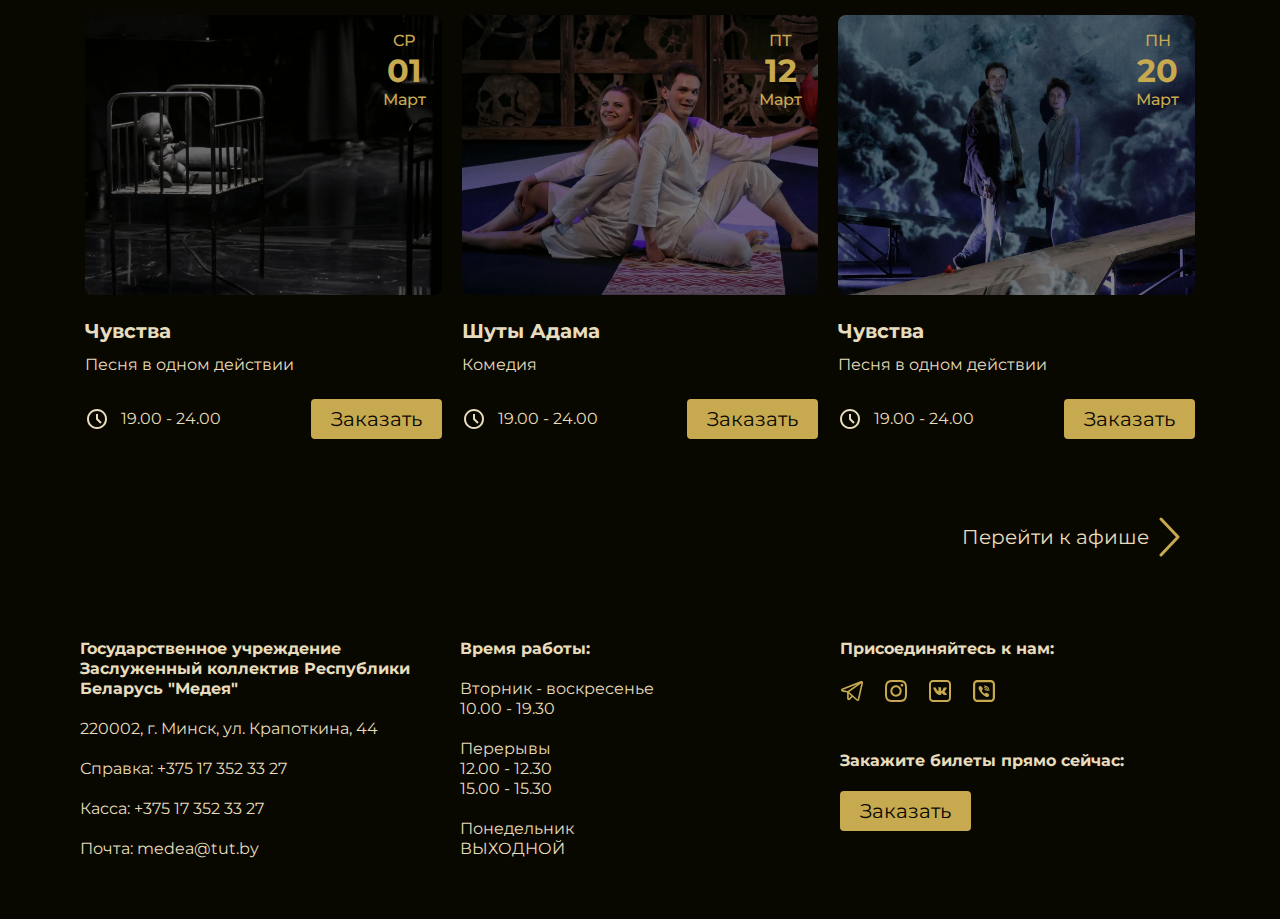
<file: item.html>
<html lang="ru">
  <head>
    <meta charset="UTF-8" />
    <meta http-equiv="X-UA-Compatible" content="IE=edge" />
    <meta name="viewport" content="width=device-width, initial-scale=1.0" />
    <title>Медея</title>

    <link rel="preconnect" href="https://fonts.googleapis.com" />
    <link rel="preconnect" href="https://fonts.gstatic.com" crossorigin />
    <link
      href="https://fonts.googleapis.com/css2?family=Montserrat:ital,wght@0,100;0,200;0,300;0,400;0,500;0,600;0,700;0,800;0,900;1,100;1,200;1,300;1,400;1,500;1,600;1,700;1,800;1,900&display=swap"
      rel="stylesheet"
    />
    <link rel="stylesheet" href="./css/all.css" />
  </head>
  <body id="#top">
    <section class="welcome bg-item wrapper">
      <header class="header">
        <a href="./index.html" class="header__logo">
          <img src="./img/header-ogo.svg" alt="" />
        </a>
        <nav class="header__navbar">
          <a href="./index.html" class="header__link" id="link-index"
            >Главная</a
          >
          <a href="./afisha.html" class="header__link">Афиша</a>
          <a href="./history.html" class="header__link">История</a>
          <a href="./contact.html" class="header__link">Контакты</a>
        </nav>
      </header>
      <div class="welcome__col">
        <h1 class="welcome__title">Чувства</h1>
      </div>
    </section>

    <div class="container">
      <section class="history">
        <h2 class="head-title">Чувства</h2>
        <div class="head-title-sub">Песня в одном действии</div>
        <div class="history__list">
          <p>
            По решению Совета Министров БССР Республиканский театр белорусской
            драмы был создан в декабре 1990 года и некоторое время существовал
            как структурное подразделение Белорусского театра имени Янки Купалы.
            Ей был присвоен статус творческой лаборатории и четко определена
            концепция нового сценического коллектива: поддержка национальной
            драматургии, открытие новых имен белорусских авторов. Театр
            возглавил Валерий Мазинский, заслуженный деятель искусств, лауреат
            Государственной премии Республики Беларусь. Труппа была сформирована
            из его учеников, выпускников Белорусского государственного
            театрально-художественного института. Первая премьера состоялась 1
            февраля 1992 года. Спектакль «Ку-ку» Николая Араховского воплотил
            режиссер Андрей Гузий.
          </p>
          <p>
            Вскоре сценический коллектив стал самостоятельным, переехал в
            собственное помещение на Крапоткина, 44, где сейчас находится
            Республиканский театр белорусской драмы. Для того чтобы молодые
            драматурги действительно понимали законы театра, с ними велась
            кропотливая работа. Присутствие автора во время чтения пьесы с
            актерами, участие в репетициях было обязательным. В течение первого
            десятилетия в репертуаре появились спектакли по произведениям
            Николая Араховского, Владимира Савулича, Игоря Сидарука, Максима
            Климковича, Мирослава Адамчикова, Раисы Боравиковой, Елены Поповой,
            Сергея Ковалева и других.
          </p>
          <p><b>Авторы:</b> Евгений Карняг, Катя Аверкова</p>
          <p><b>Жанр: </b> песня в одном действии</p>
          <p><b>Режиссер: </b> Евгений Карняг</p>
          <p><b>Художник: </b> Татьяна Нерсисян</p>
          <p><b>Композитор и музыкальный руководитель: </b> Катя Аверкова</p>
          <p><b>Рекомендуемый возраст: </b> 16+</p>
          <p><b>Премьера:</b> 17 февраля 2022 г.</p>
          <p><b>Продолжительность: </b> 1 час 40 минут</p>
        </div>
      </section>

      <section class="actor">
        <h2 class="head-title">Роли исполняют</h2>
        <div class="actor__list">
          <div class="actor__item">
            <div class="actor__img">
              <img src="./img/actor-1.png" alt="" />
            </div>
            <div class="actor__name">Галина Чернобаева</div>
            <div class="actor__role">Заслуженная артистка РБ</div>
          </div>
          <div class="actor__item">
            <div class="actor__img">
              <img src="./img/actor-2.png" alt="" />
            </div>
            <div class="actor__name">Людмила Сидаркевич</div>
            <div class="actor__role">Заслуженная артистка РБ</div>
          </div>
          <div class="actor__item">
            <div class="actor__img">
              <img src="./img/actor-3.png" alt="" />
            </div>
            <div class="actor__name">Анна Семеняка</div>
          </div>
          <div class="actor__item">
            <div class="actor__img">
              <img src="./img/actor-4.png" alt="" />
            </div>
            <div class="actor__name">Артем Курень</div>
          </div>
          <div class="actor__item">
            <div class="actor__img">
              <img src="./img/actor-5.png" alt="" />
            </div>
            <div class="actor__name">Максим Брагинец</div>
          </div>
          <div class="actor__item">
            <div class="actor__img">
              <img src="./img/actor-6.png" alt="" />
            </div>
            <div class="actor__name">Вероника Буслаева</div>
            <div class="actor__role">Заслуженная артистка РБ</div>
          </div>
        </div>
      </section>

      <section class="gallery">
        <h2 class="head-title">Галерея</h2>
        <div class="gallery__list">
          <div class="gallery__item">
            <img src="./img/gallery-1.png" alt="" />
          </div>
          <div class="gallery__item">
            <img src="./img/gallery-2.png" alt="" />
          </div>
          <div class="gallery__item">
            <img src="./img/gallery-3.png" alt="" />
          </div>
          <div class="gallery__item">
            <img src="./img/gallery-4.png" alt="" />
          </div>
          <div class="gallery__item">
            <img src="./img/gallery-5.png" alt="" />
          </div>
          <div class="gallery__item">
            <img src="./img/gallery-6.png" alt="" />
          </div>
          <div class="gallery__item">
            <img src="./img/gallery-7.png" alt="" />
          </div>
          <div class="gallery__item">
            <img src="./img/gallery-8.png" alt="" />
          </div>
          <div class="gallery__item">
            <img src="./img/gallery-9.png" alt="" />
          </div>
        </div>
      </section>

      <section class="video">
        <h2 class="head-title">Трейлер</h2>
        <div class="video__container">
          <iframe
            width="100%"
            src="https://www.youtube.com/embed/Lj43Ep5wZog"
            title="YouTube video player"
            frameborder="0"
            allow="accelerometer; autoplay; clipboard-write; encrypted-media; gyroscope; picture-in-picture; web-share"
            allowfullscreen
          ></iframe>
        </div>
      </section>

      <section class="afisha">
        <h2 class="head-title">Афиша</h2>
        <div class="afisha__list">
          <div class="afisha__item">
            <a href="./item.html" class="afisha__img">
              <img src="./img/af-1.png" alt="" />
              <div class="afisha__date">
                <div class="afisha__date-week">СР</div>
                <div class="afisha__date-day">01</div>
                <div class="afisha__date-mounth">Март</div>
              </div>
            </a>
            <div class="afisha__info">
              <div class="afisha__name">Чувства</div>
              <div class="afisha__desc">Песня в одном действии</div>
            </div>
            <div class="afisha__footer">
              <div class="afisha__time">
                <img src="./img/time-icon.svg" alt="" />
                <span>19.00 - 24.00</span>
              </div>
              <a href="tel:375173523327" class="btn">Заказать</a>
            </div>
          </div>
          <div class="afisha__item">
            <div class="afisha__img">
              <img src="./img/af-2.png" alt="" />
              <div class="afisha__date">
                <div class="afisha__date-week">ПТ</div>
                <div class="afisha__date-day">12</div>
                <div class="afisha__date-mounth">Март</div>
              </div>
            </div>
            <div class="afisha__info">
              <div class="afisha__name">Шуты Адама</div>
              <div class="afisha__desc">Комедия</div>
            </div>
            <div class="afisha__footer">
              <div class="afisha__time">
                <img src="./img/time-icon.svg" alt="" />
                <span>19.00 - 24.00</span>
              </div>
              <a href="tel:375173523327" class="btn">Заказать</a>
            </div>
          </div>
          <div class="afisha__item">
            <div class="afisha__img">
              <img src="./img/af-3.png" alt="" />
              <div class="afisha__date">
                <div class="afisha__date-week">ПН</div>
                <div class="afisha__date-day">20</div>
                <div class="afisha__date-mounth">Март</div>
              </div>
            </div>
            <div class="afisha__info">
              <div class="afisha__name">Чувства</div>
              <div class="afisha__desc">Песня в одном действии</div>
            </div>
            <div class="afisha__footer">
              <div class="afisha__time">
                <img src="./img/time-icon.svg" alt="" />
                <span>19.00 - 24.00</span>
              </div>
              <a href="tel:375173523327" class="btn">Заказать</a>
            </div>
          </div>
        </div>
        <div class="section-link">
          <a href="./afisha.html" class="section-link__item">
            Перейти к афише <img src="./img/arrow-right.svg" alt=""
          /></a>
        </div>
      </section>

      <footer class="footer">
        <div class="footer__col">
          <div class="footer__title">
            Государственное учреждение Заслуженный коллектив Республики Беларусь
            "Медея"
          </div>
          <div class="footer__sub">
            <p>220002, г. Минск, ул. Крапоткина, 44</p>
            <p>Справка: +375 17 352 33 27</p>
            <p>Касса: +375 17 352 33 27</p>
            <p>Почта: medea@tut.by</p>
          </div>
        </div>
        <div class="footer__col">
          <div class="footer__title">Время работы:</div>
          <div class="footer__sub">
            <p>
              Вторник - воскресенье<br />
              10.00 - 19.30
            </p>
            <p>
              Перерывы<br />
              12.00 - 12.30<br />
              15.00 - 15.30
            </p>
            <p>
              Понедельник<br />
              ВЫХОДНОЙ
            </p>
          </div>
        </div>
        <div class="footer__col">
          <div class="footer__row">
            <div class="footer__row-col">
              <div class="footer__title">Присоединяйтесь к нам:</div>
              <div class="footer__social">
                <img src="./img/social-1.svg" alt="" />
                <img src="./img/social-2.svg" alt="" />
                <img src="./img/social-3.svg" alt="" />
                <img src="./img/social-4.svg" alt="" />
              </div>
            </div>
            <div class="footer__row-col">
              <div class="footer__title">Закажите билеты прямо сейчас:</div>
              <div class="footer__btn">
                <a href="tel:375173523327" class="btn">Заказать</a>
              </div>
            </div>
          </div>
        </div>
      </footer>
    </div>

    <a href="#top" class="to-top">
      <img src="./img/to-top-icon.svg" alt="" />
    </a>

    <!-- script  -->
    <script
      src="https://code.jquery.com/jquery-3.7.0.min.js"
      integrity="sha256-2Pmvv0kuTBOenSvLm6bvfBSSHrUJ+3A7x6P5Ebd07/g="
      crossorigin="anonymous"
    ></script>
    <script src="./js/tabs.js"></script>
  </body>
</html>
</file>
<file: css/all.css>
@charset "UTF-8";
@font-face {
  font-family: "Ametist";
  src: url(./../font/Ametist.ttf); }
* {
  margin: 0;
  padding: 0;
  -webkit-box-sizing: border-box;
          box-sizing: border-box; }

html {
  scroll-behavior: smooth; }

body {
  font-family: "Montserrat", sans-serif;
  background-color: #090800;
  color: #e7dcbd; }

a {
  text-decoration: none; }

.wrapper {
  min-height: 600px;
  height: 100vh; }

.container {
  max-width: 1140px;
  padding: 0 10px;
  width: 100%;
  margin: auto; }

.btn {
  display: block;
  width: -webkit-fit-content;
  width: -moz-fit-content;
  width: fit-content;
  padding: 8px 20px;
  font-family: "Montserrat";
  font-style: normal;
  font-weight: 400;
  font-size: 20px;
  line-height: 24px;
  text-decoration: none;
  border-radius: 4px;
  cursor: pointer;
  color: #090800;
  background-color: #c7a950;
  -webkit-transition: background-color 0.2s;
  transition: background-color 0.2s; }
  .btn:hover {
    background-color: #e7dcbd; }

.head-title {
  font-family: "Montserrat";
  font-style: normal;
  font-weight: 800;
  font-size: 24px;
  line-height: 29px;
  color: #e7dcbd; }

.head-title-sub {
  padding-top: 12px;
  font-style: normal;
  font-weight: 400;
  font-size: 16px;
  line-height: 20px;
  color: #c7a950; }

.to-top {
  position: fixed;
  bottom: 50px;
  right: 0;
  background-color: #c7a950;
  display: -webkit-box;
  display: -ms-flexbox;
  display: flex;
  border-radius: 4px 0 0 4px;
  padding: 14px 20px 14px 10px;
  -webkit-transition: padding 0.2s;
  transition: padding 0.2s; }
  .to-top:hover {
    padding: 14px 28px 14px 10px; }

.section-link {
  display: -webkit-box;
  display: -ms-flexbox;
  display: flex;
  -webkit-box-pack: end;
      -ms-flex-pack: end;
          justify-content: flex-end;
  padding: 10px 0; }
  .section-link__item {
    display: -webkit-box;
    display: -ms-flexbox;
    display: flex;
    -webkit-box-align: center;
        -ms-flex-align: center;
            align-items: center;
    gap: 10px;
    padding: 8px 20px;
    font-style: normal;
    font-weight: 400;
    font-size: 20px;
    line-height: 24px;
    color: #e7dcbd;
    -webkit-transition: all 0.2s;
    transition: all 0.2s; }
    .section-link__item:hover {
      -webkit-transform: translateX(10px);
              transform: translateX(10px);
      color: #c7a950; }

.map {
  padding: 32px 0; }
  .map__container {
    padding: 32px 0; }

@media (max-width: 560px) {
  .map__container > iframe {
    height: 200px; }

  .head-title {
    text-align: center; }

  .head-title-sub {
    text-align: center; } }
.header {
  position: relative;
  display: -webkit-box;
  display: -ms-flexbox;
  display: flex;
  -webkit-box-align: center;
      -ms-flex-align: center;
          align-items: center;
  -webkit-box-pack: center;
      -ms-flex-pack: center;
          justify-content: center; }
  .header__logo {
    position: absolute;
    top: 16px;
    left: 2%; }
  .header__navbar {
    display: -webkit-box;
    display: -ms-flexbox;
    display: flex;
    -webkit-box-align: center;
        -ms-flex-align: center;
            align-items: center;
    -webkit-box-pack: center;
        -ms-flex-pack: center;
            justify-content: center;
    overflow-x: scroll;
    -ms-overflow-style: none;
    scrollbar-width: none; }
    .header__navbar::-webkit-scrollbar {
      width: 0;
      height: 0; }
  .header__link {
    font-family: "Montserrat";
    font-style: normal;
    font-weight: 500;
    font-size: 16px;
    line-height: 20px;
    padding: 26px 16px 10px 16px;
    border-top: 6px solid transparent;
    -webkit-transition: border-color 0.2s;
    transition: border-color 0.2s;
    color: #e7dcbd; }
    .header__link.active {
      font-weight: 800;
      border-color: #c7a950; }
    .header__link:hover {
      border-color: #c7a950; }
  .header #link-index {
    display: none; }

@media (max-width: 560px) {
  .header__logo {
    display: none; }
  .header__navbar {
    -webkit-box-pack: start;
        -ms-flex-pack: start;
            justify-content: flex-start; }
  .header #link-index {
    display: block; } }
.welcome__col {
  height: 100%;
  display: -webkit-box;
  display: -ms-flexbox;
  display: flex;
  -webkit-box-align: center;
      -ms-flex-align: center;
          align-items: center;
  -webkit-box-pack: center;
      -ms-flex-pack: center;
          justify-content: center;
  -webkit-box-orient: vertical;
  -webkit-box-direction: normal;
      -ms-flex-direction: column;
          flex-direction: column;
  gap: 18px; }
.welcome__title {
  font-family: "Ametist";
  font-style: normal;
  font-weight: 400;
  font-size: 10vw;
  text-align: center;
  color: #c7a950; }
.welcome__sub {
  font-family: "Montserrat";
  font-style: normal;
  font-weight: 400;
  font-size: 2vw;
  text-align: center;
  color: #e7dcbd; }
.welcome .error-404__title {
  display: -webkit-box;
  display: -ms-flexbox;
  display: flex;
  -webkit-box-align: center;
      -ms-flex-align: center;
          align-items: center;
  font-size: 14vw; }
  .welcome .error-404__title > span:nth-child(1) {
    display: block;
    -webkit-animation-name: bounce-num;
            animation-name: bounce-num;
    -webkit-animation-duration: 3s;
            animation-duration: 3s;
    -webkit-animation-delay: 0.5s;
            animation-delay: 0.5s;
    -webkit-animation-timing-function: ease-in-out;
            animation-timing-function: ease-in-out;
    -webkit-animation-iteration-count: infinite;
            animation-iteration-count: infinite; }
  .welcome .error-404__title > span:nth-child(2) {
    display: block;
    -webkit-animation-name: bounce-num;
            animation-name: bounce-num;
    -webkit-animation-duration: 3s;
            animation-duration: 3s;
    -webkit-animation-delay: 0.75s;
            animation-delay: 0.75s;
    -webkit-animation-timing-function: ease-in-out;
            animation-timing-function: ease-in-out;
    -webkit-animation-iteration-count: infinite;
            animation-iteration-count: infinite; }
  .welcome .error-404__title > span:nth-child(3) {
    display: block;
    -webkit-animation-name: bounce-num;
            animation-name: bounce-num;
    -webkit-animation-duration: 3s;
            animation-duration: 3s;
    -webkit-animation-delay: 1s;
            animation-delay: 1s;
    -webkit-animation-timing-function: ease-in-out;
            animation-timing-function: ease-in-out;
    -webkit-animation-iteration-count: infinite;
            animation-iteration-count: infinite; }
.welcome .error-404__sub {
  display: -webkit-box;
  display: -ms-flexbox;
  display: flex;
  -webkit-box-align: center;
      -ms-flex-align: center;
          align-items: center;
  gap: 12px;
  -webkit-transition: -webkit-transform 0.2s;
  transition: -webkit-transform 0.2s;
  transition: transform 0.2s;
  transition: transform 0.2s, -webkit-transform 0.2s; }
  .welcome .error-404__sub:hover {
    -webkit-transform: translateX(-10px);
            transform: translateX(-10px); }
.welcome.bg-1 {
  background: -webkit-gradient(linear, left bottom, left top, from(rgba(14, 13, 1, 0.5)), to(rgba(14, 13, 1, 0.5))), url(./../img/welcome-bg-1.png);
  background: linear-gradient(0deg, rgba(14, 13, 1, 0.5), rgba(14, 13, 1, 0.5)), url(./../img/welcome-bg-1.png);
  background-position: center center;
  background-repeat: no-repeat;
  background-size: cover;
  background-attachment: fixed; }
.welcome.bg-error {
  background: -webkit-gradient(linear, left bottom, left top, from(rgba(14, 13, 1, 0.5)), to(rgba(14, 13, 1, 0.5))), url(./../img/welcome-bg-error.png);
  background: linear-gradient(0deg, rgba(14, 13, 1, 0.5), rgba(14, 13, 1, 0.5)), url(./../img/welcome-bg-error.png);
  background-position: center center;
  background-repeat: no-repeat;
  background-size: cover;
  background-attachment: fixed; }
.welcome.bg-item {
  background: -webkit-gradient(linear, left bottom, left top, from(rgba(14, 13, 1, 0.5)), to(rgba(14, 13, 1, 0.5))), url(./../img/item-bg.png);
  background: linear-gradient(0deg, rgba(14, 13, 1, 0.5), rgba(14, 13, 1, 0.5)), url(./../img/item-bg.png);
  background-position: center center;
  background-repeat: no-repeat;
  background-size: cover;
  background-attachment: fixed; }
@-webkit-keyframes bounce-num {
  0% {
    -webkit-transform: translateY(0);
            transform: translateY(0); }
  10% {
    -webkit-transform: translateY(-18px);
            transform: translateY(-18px); }
  20% {
    -webkit-transform: translateY(0);
            transform: translateY(0); }
  100% {
    -webkit-transform: translateY(0);
            transform: translateY(0); } }
@keyframes bounce-num {
  0% {
    -webkit-transform: translateY(0);
            transform: translateY(0); }
  10% {
    -webkit-transform: translateY(-18px);
            transform: translateY(-18px); }
  20% {
    -webkit-transform: translateY(0);
            transform: translateY(0); }
  100% {
    -webkit-transform: translateY(0);
            transform: translateY(0); } }
@media (max-width: 560px) {
  .welcome__col {
    -webkit-box-pack: center;
        -ms-flex-pack: center;
            justify-content: center; }
  .welcome__title {
    font-size: 20vw; }
  .welcome__sub {
    font-size: 6vw; }
  .welcome .error-404 {
    padding-bottom: 140px; }
    .welcome .error-404__title {
      font-size: 40vw; } }
.afisha {
  padding: 32px 0;
  /* Слайдер */
  /* Слайдер запущен */
  /* Слайдер с точками */
  /* Ограничивающая оболочка */
  /* Лента слайдов */
  /* Слайд */
  /* Слайд активный (показывается) */
  /* Слайд основной */
  /* Слайд по центру */
  /* Клонированный слайд */
  /* Стрелка */
  /* Стрелка влево */
  /* Стрелка вправо */
  /* Стрелка не активная */
  /* Точки (булиты) */
  /* Активная точка */
  /* Элемент точки */ }
  .afisha__list {
    display: -webkit-box;
    display: -ms-flexbox;
    display: flex;
    -ms-flex-wrap: wrap;
        flex-wrap: wrap;
    gap: 20px;
    padding: 32px 5px; }
  .afisha__item {
    -webkit-box-flex: 1;
        -ms-flex: 1;
            flex: 1;
    -ms-flex-preferred-size: 300px;
        flex-basis: 300px;
    display: -webkit-box;
    display: -ms-flexbox;
    display: flex;
    -webkit-box-orient: vertical;
    -webkit-box-direction: normal;
        -ms-flex-direction: column;
            flex-direction: column;
    gap: 24px;
    margin-bottom: 28px; }
  .afisha__img {
    overflow: hidden;
    position: relative;
    border-radius: 8px;
    height: 280px; }
    .afisha__img > img {
      width: 100%;
      height: 100%;
      -o-object-fit: cover;
         object-fit: cover;
      opacity: 0.8; }
    .afisha__img:hover > .afisha__date {
      opacity: 0;
      -webkit-transform: translateY(-50px);
              transform: translateY(-50px); }
  .afisha__date {
    position: absolute;
    top: 0;
    right: 0;
    color: #c7a950;
    text-align: center;
    padding: 16px;
    -webkit-transition: all 0.2s;
    transition: all 0.2s; }
  .afisha__date-week {
    font-style: normal;
    font-weight: 500;
    font-size: 16px;
    line-height: 20px; }
  .afisha__date-day {
    font-style: normal;
    font-weight: 700;
    font-size: 32px;
    line-height: 39px; }
  .afisha__date-mounth {
    font-style: normal;
    font-weight: 500;
    font-size: 16px;
    line-height: 20px; }
  .afisha__info {
    display: -webkit-box;
    display: -ms-flexbox;
    display: flex;
    -webkit-box-orient: vertical;
    -webkit-box-direction: normal;
        -ms-flex-direction: column;
            flex-direction: column;
    gap: 12px; }
  .afisha__name {
    font-style: normal;
    font-weight: 700;
    font-size: 20px;
    line-height: 24px;
    color: #e7dcbd; }
  .afisha__desc {
    font-style: normal;
    font-weight: 400;
    font-size: 16px;
    line-height: 20px;
    color: #e7dcbd; }
  .afisha__footer {
    display: -webkit-box;
    display: -ms-flexbox;
    display: flex;
    -webkit-box-align: center;
        -ms-flex-align: center;
            align-items: center;
    -webkit-box-pack: justify;
        -ms-flex-pack: justify;
            justify-content: space-between; }
  .afisha__time {
    display: -webkit-box;
    display: -ms-flexbox;
    display: flex;
    -webkit-box-align: center;
        -ms-flex-align: center;
            align-items: center;
    gap: 12px;
    font-style: normal;
    font-weight: 400;
    font-size: 16px;
    line-height: 20px; }
  .afisha__slider-nav {
    width: -webkit-fit-content;
    width: -moz-fit-content;
    width: fit-content;
    font-style: normal;
    font-weight: 800;
    font-size: 24px;
    line-height: 29px;
    position: relative; }
    .afisha__slider-nav-container {
      display: -webkit-box;
      display: -ms-flexbox;
      display: flex;
      -webkit-box-pack: center;
          -ms-flex-pack: center;
              justify-content: center;
      -webkit-box-align: center;
          -ms-flex-align: center;
              align-items: center;
      height: 36px; }
  .afisha .slick-list {
    overflow: hidden; }
  .afisha .slick-track {
    display: -webkit-box;
    display: -ms-flexbox;
    display: flex;
    min-width: 0; }
  .afisha .slick-slide.slick-center {
    -webkit-transform: scale(1.35);
            transform: scale(1.35);
    opacity: 1; }
  .afisha .slick-arrow {
    position: absolute;
    font-size: 0;
    width: 17px;
    height: 36px;
    outline: none;
    border: none;
    cursor: pointer; }
    .afisha .slick-arrow:active {
      -webkit-transform: scale(0.9);
              transform: scale(0.9); }
  .afisha .slick-arrow.slick-prev {
    left: -40px;
    background: url(./../img/arrow-left.svg) 0 0/100% no-repeat; }
  .afisha .slick-arrow.slick-next {
    right: -47px;
    background: url(./../img/arrow-right.svg) 0 0/100% no-repeat; }
  .afisha .slick-dots {
    display: -webkit-box;
    display: -ms-flexbox;
    display: flex;
    -webkit-box-align: center;
        -ms-flex-align: center;
            align-items: center;
    -webkit-box-pack: center;
        -ms-flex-pack: center;
            justify-content: center; }
  .afisha .slick-dots li {
    list-style: none;
    margin: 0 4px; }
  .afisha .slick-dots li.slick-active button {
    opacity: 1; }
  .afisha .slick-dots li button {
    font-size: 0;
    width: 13px;
    height: 13px;
    border: none;
    border-radius: 13px;
    background-color: #e7dcbd;
    opacity: 0.4;
    cursor: pointer;
    -webkit-transition: opacity 0.3s;
    transition: opacity 0.3s; }

.chrono {
  padding: 32px 0; }
  .chrono__year {
    padding: 32px 0;
    font-family: "Ametist";
    font-style: normal;
    font-weight: 400;
    font-size: 48px;
    line-height: 53px;
    text-align: center;
    color: #c7a950; }
  .chrono__nav {
    display: -webkit-box;
    display: -ms-flexbox;
    display: flex;
    gap: 74px;
    padding: 32px 0;
    overflow-x: scroll;
    -ms-overflow-style: none;
    scrollbar-width: none; }
    .chrono__nav::-webkit-scrollbar {
      width: 0;
      height: 0; }
  .chrono__nav-item {
    padding: 10px;
    font-style: normal;
    font-weight: 400;
    font-size: 20px;
    line-height: 24px;
    color: #e7dcbd;
    border-top: 1px solid transparent;
    -webkit-transition: border-color 0.2s;
    transition: border-color 0.2s;
    cursor: pointer; }
    .chrono__nav-item:hover {
      border-color: #c7a950; }
    .chrono__nav-item.active {
      font-weight: 700;
      border-color: #c7a950; }
  .chrono__list {
    min-height: 400px; }
  .chrono__item {
    display: none; }
    .chrono__item:first-child {
      display: block; }

@media (max-width: 560px) {
  .chrono__nav {
    gap: 24px; } }
.footer {
  display: -webkit-box;
  display: -ms-flexbox;
  display: flex;
  -webkit-box-align: start;
      -ms-flex-align: start;
          align-items: flex-start;
  -ms-flex-wrap: wrap;
      flex-wrap: wrap;
  gap: 20px;
  padding: 32px 0; }
  .footer__col {
    -webkit-box-flex: 1;
        -ms-flex: 1;
            flex: 1;
    -ms-flex-preferred-size: 300px;
        flex-basis: 300px;
    display: -webkit-box;
    display: -ms-flexbox;
    display: flex;
    -webkit-box-orient: vertical;
    -webkit-box-direction: normal;
        -ms-flex-direction: column;
            flex-direction: column;
    gap: 20px;
    margin-bottom: 28px; }
  .footer__title {
    font-style: normal;
    font-weight: 700;
    font-size: 16px;
    line-height: 20px; }
  .footer__sub {
    font-style: normal;
    font-weight: 400;
    font-size: 16px;
    line-height: 20px;
    display: -webkit-box;
    display: -ms-flexbox;
    display: flex;
    -webkit-box-orient: vertical;
    -webkit-box-direction: normal;
        -ms-flex-direction: column;
            flex-direction: column;
    gap: 20px; }
  .footer__row {
    display: -webkit-box;
    display: -ms-flexbox;
    display: flex;
    row-gap: 60px;
    gap: 20px;
    -ms-flex-wrap: wrap;
        flex-wrap: wrap; }
  .footer__row-col {
    display: -webkit-box;
    display: -ms-flexbox;
    display: flex;
    -webkit-box-orient: vertical;
    -webkit-box-direction: normal;
        -ms-flex-direction: column;
            flex-direction: column;
    gap: 20px;
    -webkit-box-flex: 1;
        -ms-flex: 1;
            flex: 1;
    -ms-flex-preferred-size: 300px;
        flex-basis: 300px;
    margin-bottom: 28px; }
  .footer__social {
    display: -webkit-box;
    display: -ms-flexbox;
    display: flex;
    -webkit-box-align: center;
        -ms-flex-align: center;
            align-items: center;
    gap: 20px; }

.history {
  padding: 32px 0; }
  .history__list {
    padding: 32px 0;
    font-style: normal;
    font-weight: 400;
    font-size: 16px;
    line-height: 20px;
    display: -webkit-box;
    display: -ms-flexbox;
    display: flex;
    -webkit-box-orient: vertical;
    -webkit-box-direction: normal;
        -ms-flex-direction: column;
            flex-direction: column;
    gap: 20px; }

.contact {
  padding: 32px 0; }
  .contact__list {
    padding: 32px 0;
    font-style: normal;
    font-weight: 400;
    font-size: 16px;
    line-height: 20px;
    display: -webkit-box;
    display: -ms-flexbox;
    display: flex;
    -webkit-box-orient: vertical;
    -webkit-box-direction: normal;
        -ms-flex-direction: column;
            flex-direction: column;
    gap: 20px; }

.employee {
  display: -webkit-box;
  display: -ms-flexbox;
  display: flex;
  -ms-flex-wrap: wrap;
      flex-wrap: wrap;
  gap: 20px; }
  .employee__item {
    -webkit-box-flex: 1;
        -ms-flex: 1;
            flex: 1;
    -ms-flex-preferred-size: 300px;
        flex-basis: 300px;
    display: -webkit-box;
    display: -ms-flexbox;
    display: flex;
    -webkit-box-orient: vertical;
    -webkit-box-direction: normal;
        -ms-flex-direction: column;
            flex-direction: column;
    gap: 12px;
    margin-bottom: 28px; }
  .employee__post {
    font-style: normal;
    font-weight: 800;
    font-size: 24px;
    line-height: 29px; }
  .employee__name {
    font-style: normal;
    font-weight: 400;
    font-size: 16px;
    line-height: 20px;
    color: #c7a950; }
  .employee__tel {
    font-style: normal;
    font-weight: 400;
    font-size: 16px;
    line-height: 20px;
    color: #e7dcbd; }
    .employee__tel:hover {
      text-decoration: underline; }

.actor {
  padding: 32px 0; }
  .actor__list {
    padding: 32px 0;
    display: -webkit-box;
    display: -ms-flexbox;
    display: flex;
    -ms-flex-wrap: wrap;
        flex-wrap: wrap;
    gap: 20px; }
  .actor__item {
    -webkit-box-flex: 1;
        -ms-flex: 1;
            flex: 1;
    -ms-flex-preferred-size: 300px;
        flex-basis: 300px;
    display: -webkit-box;
    display: -ms-flexbox;
    display: flex;
    -webkit-box-orient: vertical;
    -webkit-box-direction: normal;
        -ms-flex-direction: column;
            flex-direction: column;
    -ms-flex-positive: 1;
        flex-grow: 1;
    gap: 12px;
    margin-bottom: 28px; }
  .actor__img {
    margin-bottom: 20px;
    width: 100%;
    height: 400px; }
    .actor__img > img {
      width: 100%;
      height: 100%;
      -o-object-fit: cover;
         object-fit: cover;
      -webkit-filter: grayscale(100%);
              filter: grayscale(100%);
      -webkit-transition: -webkit-filter 0.2s;
      transition: -webkit-filter 0.2s;
      transition: filter 0.2s;
      transition: filter 0.2s, -webkit-filter 0.2s; }
    .actor__img:hover > img {
      -webkit-filter: grayscale(0%);
              filter: grayscale(0%); }
  .actor__name {
    font-style: normal;
    font-weight: 700;
    font-size: 20px;
    line-height: 24px; }
  .actor__role {
    font-style: normal;
    font-weight: 400;
    font-size: 16px;
    line-height: 20px; }

.gallery {
  padding: 32px 0; }
  .gallery__list {
    padding: 32px 0;
    display: -webkit-box;
    display: -ms-flexbox;
    display: flex;
    -ms-flex-wrap: wrap;
        flex-wrap: wrap;
    gap: 20px; }
  .gallery__item {
    -webkit-box-flex: 1;
        -ms-flex: 1;
            flex: 1;
    -ms-flex-preferred-size: 300px;
        flex-basis: 300px;
    width: 100%;
    height: 280px; }
    .gallery__item > img {
      width: 100%;
      height: 100%;
      -o-object-fit: cover;
         object-fit: cover; }

.video {
  padding: 32px 0; }
  .video__container {
    padding: 32px 0; }
    .video__container > iframe {
      aspect-ratio: 16 / 9; }

/*# sourceMappingURL=all.css.map */
</file>
